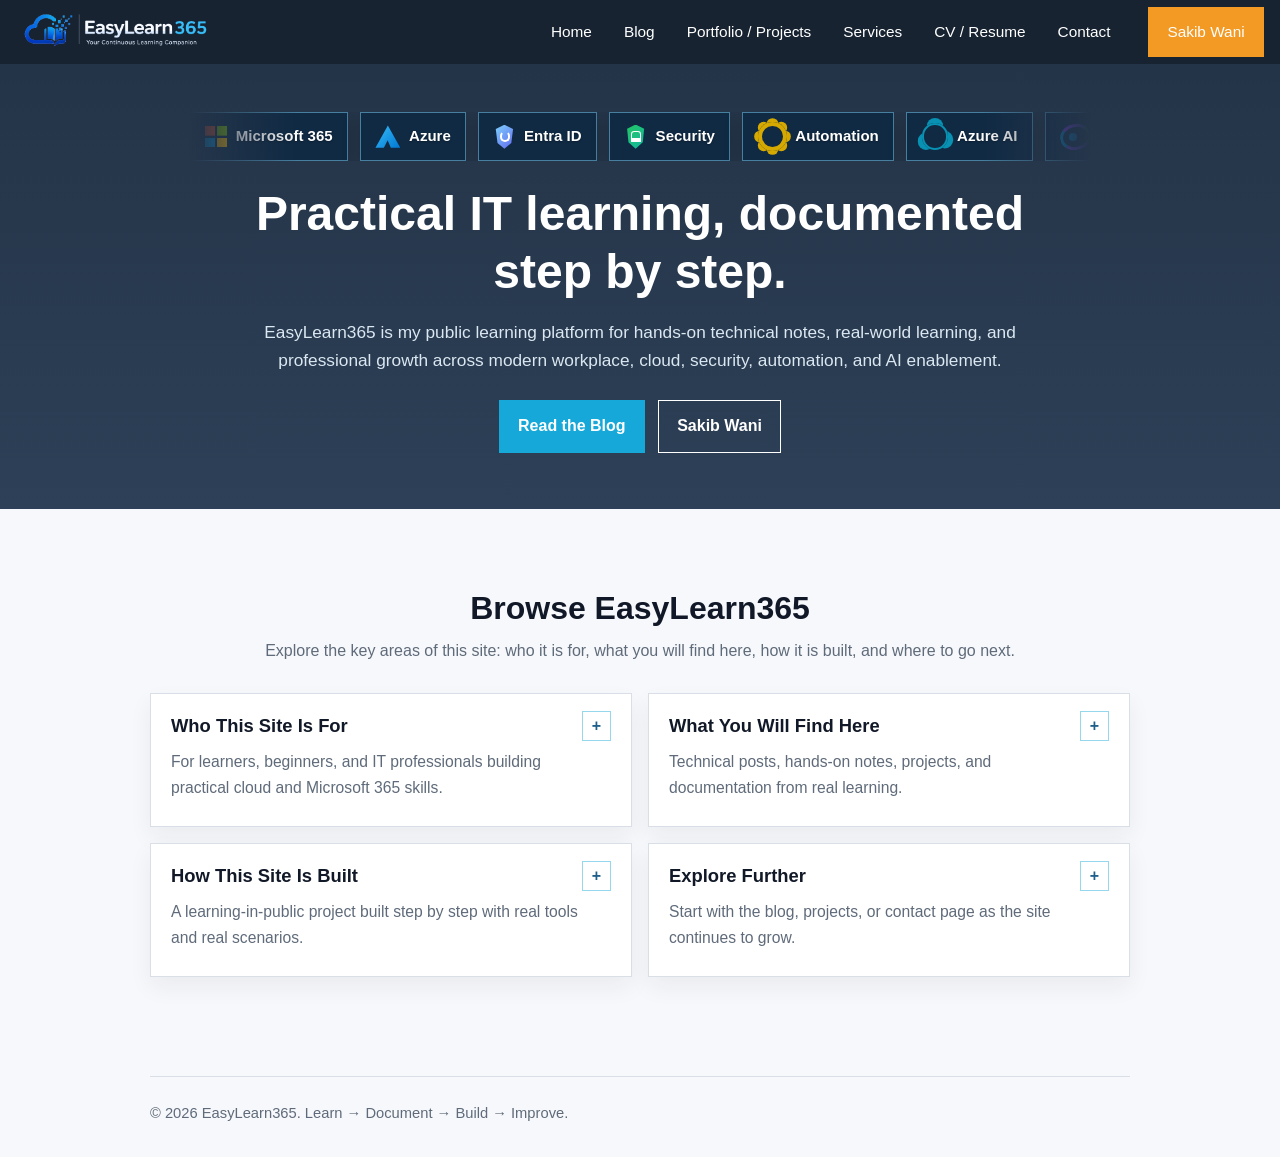
<file: index.html>
<!DOCTYPE html>
<html lang="en">
<head>
  <meta charset="UTF-8" />
  <meta name="viewport" content="width=device-width, initial-scale=1.0" />
  <link rel="stylesheet" href="assets/css/styles.css?v=20260815-5" />
  <title>EasyLearn365</title>
</head>
<body>
  <header>
    <div class="topbar">
      <a class="site-brand" href="./" aria-label="EasyLearn365 home">
        <img
          class="brand-logo"
          src="assets/images/easylearn365-brand-logo-header-light.png"
          alt="EasyLearn365 - Your Continuous Learning Companion"
        />
      </a>

      <nav>
        <a href="./">Home</a>
        <a href="blog/">Blog</a>
        <a href="projects/">Portfolio / Projects</a>
        <a href="services/">Services</a>
        <a href="cv/">CV / Resume</a>
        <a href="contact/">Contact</a>
        <a class="nav-profile" href="about/">Sakib Wani</a>
      </nav>
    </div>

    <section class="hero">
      <div class="hero-copy">
        <div class="logo-marquee" aria-label="Technology focus areas">
          <div class="logo-track">
            <span class="logo-group">
              <span class="logo-tile mark-microsoft"><span class="logo-label">Microsoft 365</span></span>
              <span class="logo-tile mark-azure"><span class="logo-label">Azure</span></span>
              <span class="logo-tile mark-identity"><span class="logo-label">Entra ID</span></span>
              <span class="logo-tile mark-security"><span class="logo-label">Security</span></span>
              <span class="logo-tile mark-automation"><span class="logo-label">Automation</span></span>
              <span class="logo-tile mark-ai"><span class="logo-label">Azure AI</span></span>
              <span class="logo-tile mark-copilot"><span class="logo-label">Copilot</span></span>
              <span class="logo-tile mark-devops"><span class="logo-label">DevOps</span></span>
              <span class="logo-tile mark-workplace"><span class="logo-label">Modern Workplace</span></span>
            </span>
            <span class="logo-group" aria-hidden="true">
              <span class="logo-tile mark-microsoft"><span class="logo-label">Microsoft 365</span></span>
              <span class="logo-tile mark-azure"><span class="logo-label">Azure</span></span>
              <span class="logo-tile mark-identity"><span class="logo-label">Entra ID</span></span>
              <span class="logo-tile mark-security"><span class="logo-label">Security</span></span>
              <span class="logo-tile mark-automation"><span class="logo-label">Automation</span></span>
              <span class="logo-tile mark-ai"><span class="logo-label">Azure AI</span></span>
              <span class="logo-tile mark-copilot"><span class="logo-label">Copilot</span></span>
              <span class="logo-tile mark-devops"><span class="logo-label">DevOps</span></span>
              <span class="logo-tile mark-workplace"><span class="logo-label">Modern Workplace</span></span>
            </span>
          </div>
        </div>
        <h1>Practical IT learning, documented step by step.</h1>
        <p>
          EasyLearn365 is my public learning platform for hands-on technical
          notes, real-world learning, and professional growth across modern
          workplace, cloud, security, automation, and AI enablement.
        </p>
        <div class="hero-actions" aria-label="Homepage primary links">
          <a class="button button-primary" href="blog/">Read the Blog</a>
          <a class="button button-secondary" href="about/">Sakib Wani</a>
        </div>
      </div>
    </section>
  </header>

  <main>
    <section class="browse-section" aria-labelledby="browse-title">
      <div class="section-intro">
        <h2 id="browse-title">Browse EasyLearn365</h2>
        <p>
          Explore the key areas of this site: who it is for, what you will find
          here, how it is built, and where to go next.
        </p>
      </div>

      <div class="browse-grid">
        <details class="browse-card">
          <summary>
            <span class="card-title">Who This Site Is For</span>
            <span class="card-summary">
              For learners, beginners, and IT professionals building practical
              cloud and Microsoft 365 skills.
            </span>
          </summary>
          <div class="card-content">
            <p>
              This site is for students, beginners, and IT professionals who
              want to learn cloud technologies, Microsoft 365, and real-world IT
              concepts in a practical, structured way.
            </p>
            <p>
              It is especially useful if you prefer learning by understanding
              how things are built, configured, and troubleshot, not just
              reading theory.
            </p>
          </div>
        </details>

        <details class="browse-card">
          <summary>
            <span class="card-title">What You Will Find Here</span>
            <span class="card-summary">
              Technical posts, hands-on notes, projects, and documentation from
              real learning.
            </span>
          </summary>
          <div class="card-content">
            <ul>
              <li>
                Technical blog posts documenting concepts, labs, and learnings
                in Microsoft 365, cloud, and IT fundamentals
              </li>
              <li>
                Hands-on projects and real-world examples explained step by step
              </li>
              <li>
                A growing portfolio of practical work and experiments
              </li>
              <li>
                Notes and documentation created while learning and building in
                public
              </li>
            </ul>
          </div>
        </details>

        <details class="browse-card">
          <summary>
            <span class="card-title">How This Site Is Built</span>
            <span class="card-summary">
              A learning-in-public project built step by step with real tools
              and real scenarios.
            </span>
          </summary>
          <div class="card-content">
            <p>
              EasyLearn365 is built as a learning-in-public project. Every part
              of this site, from the domain setup to hosting, version control,
              and content, is created step by step and documented along the way.
            </p>
            <p>
              Instead of showcasing only finished results, this site focuses on
              the process: how things are planned, built, fixed, and improved
              over time using real tools and real scenarios.
            </p>
          </div>
        </details>

        <details class="browse-card">
          <summary>
            <span class="card-title">Explore Further</span>
            <span class="card-summary">
              Start with the blog, projects, or contact page as the site
              continues to grow.
            </span>
          </summary>
          <div class="card-content">
            <p>
              If you are interested in practical learning and real-world
              documentation, feel free to explore the blog, projects, and notes
              shared on this site.
            </p>
            <p>
              You can also connect with me through the contact page as the site
              continues to grow and evolve.
            </p>
          </div>
        </details>
      </div>
    </section>
  </main>

  <footer>
    <p>&copy; 2026 EasyLearn365. Learn &rarr; Document &rarr; Build &rarr; Improve.</p>
  </footer>
</body>
</html>
</file>
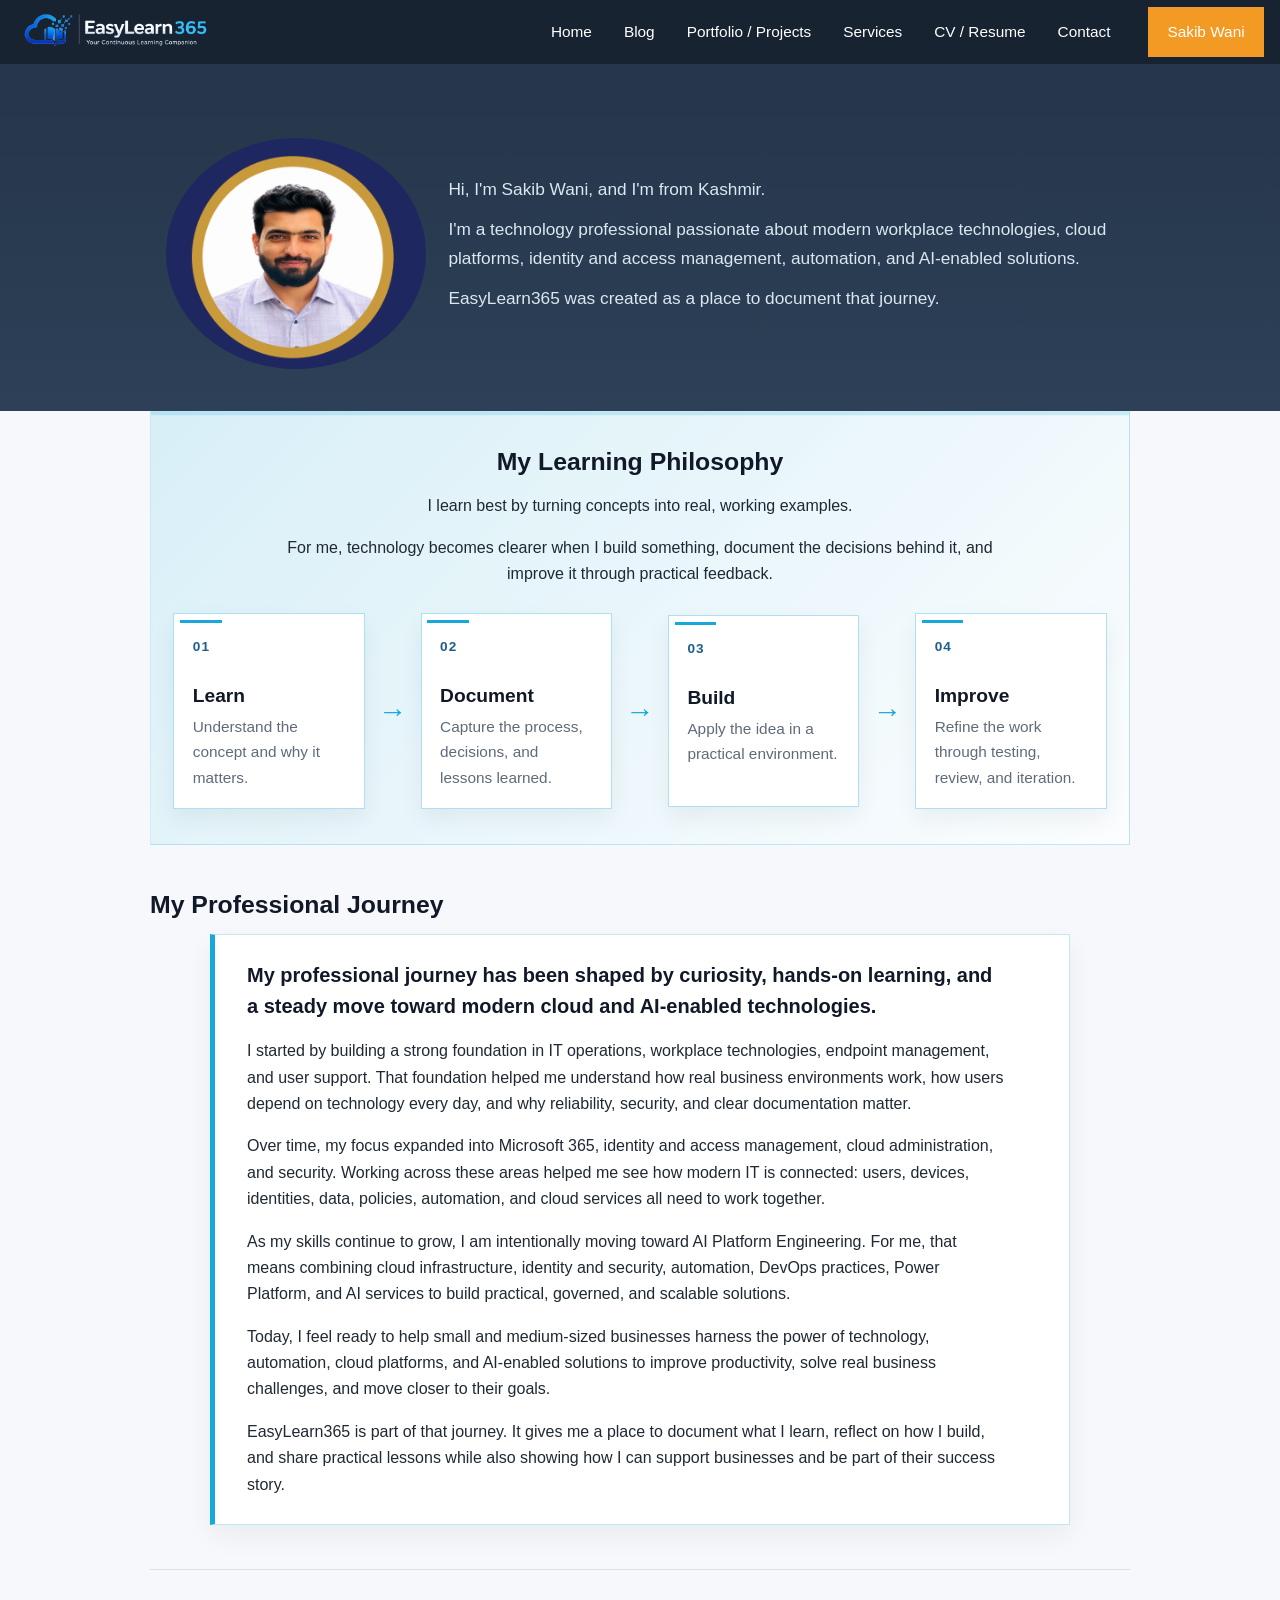
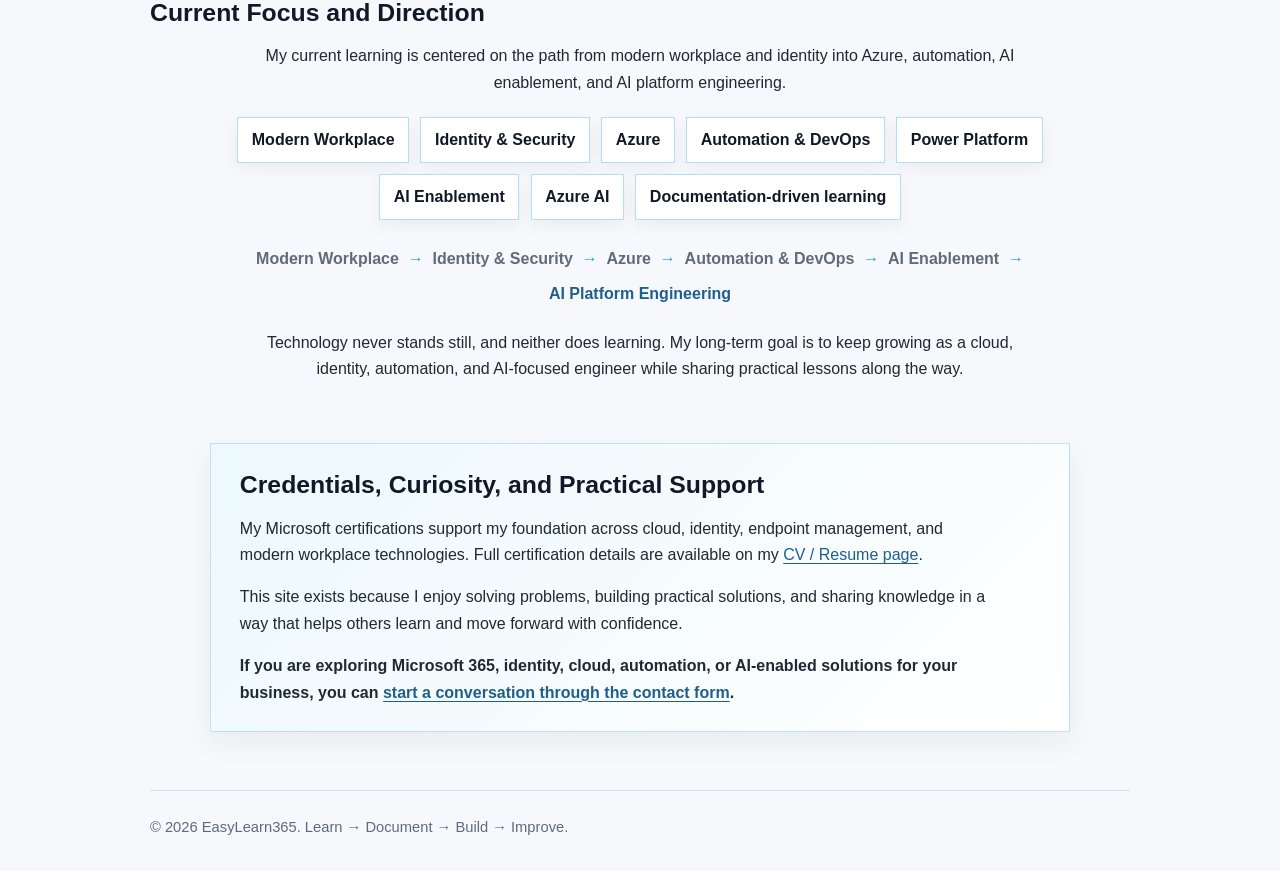
<file: about/index.html>
<!DOCTYPE html>
<html lang="en">
<head>
  <meta charset="UTF-8" />
  <meta name="viewport" content="width=device-width, initial-scale=1.0" />
  <link rel="stylesheet" href="../assets/css/styles.css?v=20260815-5" />
  <title>About Me | EasyLearn365</title>
</head>
<body>
  <header class="page-header">
    <div class="topbar">
      <a class="site-brand" href="../" aria-label="EasyLearn365 home">
        <img
          class="brand-logo"
          src="../assets/images/easylearn365-brand-logo-header-light.png"
          alt="EasyLearn365 - Your Continuous Learning Companion"
        />
      </a>

      <nav>
        <a href="../">Home</a>
        <a href="../blog/">Blog</a>
        <a href="../projects/">Portfolio / Projects</a>
        <a href="../services/">Services</a>
        <a href="../cv/">CV / Resume</a>
        <a href="../contact/">Contact</a>
        <a class="nav-profile" href="./">Sakib Wani</a>
      </nav>
    </div>

    <div class="about-hero">
      <img
        src="../assets/images/sakib-wani-profile.png"
        alt="Sakib Wani"
        width="260"
      />
      <div class="about-hero-copy">
        <p>
          Hi, I'm Sakib Wani, and I'm from Kashmir.
        </p>
        <p>
          I'm a technology professional passionate about modern workplace
          technologies, cloud platforms, identity and access management,
          automation, and AI-enabled solutions.
        </p>
        <p>
          EasyLearn365 was created as a place to document that journey.
        </p>
      </div>
    </div>
  </header>

  <main>
    <section class="learning-philosophy">
      <h2>My Learning Philosophy</h2>
      <p>
        I learn best by turning concepts into real, working examples.
      </p>
      <p>
        For me, technology becomes clearer when I build something, document the
        decisions behind it, and improve it through practical feedback.
      </p>

      <div class="learning-flow" aria-label="EasyLearn365 learning flow">
        <div class="learning-step">
          <span class="step-number">01</span>
          <h3>Learn</h3>
          <p>Understand the concept and why it matters.</p>
        </div>
        <span class="flow-arrow" aria-hidden="true">&rarr;</span>
        <div class="learning-step">
          <span class="step-number">02</span>
          <h3>Document</h3>
          <p>Capture the process, decisions, and lessons learned.</p>
        </div>
        <span class="flow-arrow" aria-hidden="true">&rarr;</span>
        <div class="learning-step">
          <span class="step-number">03</span>
          <h3>Build</h3>
          <p>Apply the idea in a practical environment.</p>
        </div>
        <span class="flow-arrow" aria-hidden="true">&rarr;</span>
        <div class="learning-step">
          <span class="step-number">04</span>
          <h3>Improve</h3>
          <p>Refine the work through testing, review, and iteration.</p>
        </div>
      </div>
    </section>

    <section class="professional-journey">
      <h2>My Professional Journey</h2>
      <div class="story-panel">
        <p class="story-lead">
          My professional journey has been shaped by curiosity, hands-on
          learning, and a steady move toward modern cloud and AI-enabled
          technologies.
        </p>
        <p>
          I started by building a strong foundation in IT operations, workplace
          technologies, endpoint management, and user support. That foundation
          helped me understand how real business environments work, how users
          depend on technology every day, and why reliability, security, and
          clear documentation matter.
        </p>
        <p>
          Over time, my focus expanded into Microsoft 365, identity and access
          management, cloud administration, and security. Working across these
          areas helped me see how modern IT is connected: users, devices,
          identities, data, policies, automation, and cloud services all need to
          work together.
        </p>
        <p>
          As my skills continue to grow, I am intentionally moving toward AI
          Platform Engineering. For me, that means combining cloud
          infrastructure, identity and security, automation, DevOps practices,
          Power Platform, and AI services to build practical, governed, and
          scalable solutions.
        </p>
        <p>
          Today, I feel ready to help small and medium-sized businesses harness
          the power of technology, automation, cloud platforms, and AI-enabled
          solutions to improve productivity, solve real business challenges,
          and move closer to their goals.
        </p>
        <p>
          EasyLearn365 is part of that journey. It gives me a place to document
          what I learn, reflect on how I build, and share practical lessons
          while also showing how I can support businesses and be part of their
          success story.
        </p>
      </div>
    </section>

    <section class="focus-direction">
      <h2>Current Focus and Direction</h2>
      <p>
        My current learning is centered on the path from modern workplace and
        identity into Azure, automation, AI enablement, and AI platform
        engineering.
      </p>

      <div class="focus-grid" aria-label="Current focus areas">
        <span>Modern Workplace</span>
        <span>Identity &amp; Security</span>
        <span>Azure</span>
        <span>Automation &amp; DevOps</span>
        <span>Power Platform</span>
        <span>AI Enablement</span>
        <span>Azure AI</span>
        <span>Documentation-driven learning</span>
      </div>

      <div class="direction-path" aria-label="Long-term direction">
        <span>Modern Workplace</span>
        <span>Identity &amp; Security</span>
        <span>Azure</span>
        <span>Automation &amp; DevOps</span>
        <span>AI Enablement</span>
        <strong>AI Platform Engineering</strong>
      </div>

      <p>
        Technology never stands still, and neither does learning. My long-term
        goal is to keep growing as a cloud, identity, automation, and AI-focused
        engineer while sharing practical lessons along the way.
      </p>
    </section>

    <section class="about-closing">
      <h2>Credentials, Curiosity, and Practical Support</h2>
      <p>
        My Microsoft certifications support my foundation across cloud,
        identity, endpoint management, and modern workplace technologies. Full
        certification details are available on my
        <a href="../cv/">CV / Resume page</a>.
      </p>
      <p>
        This site exists because I enjoy solving problems, building practical
        solutions, and sharing knowledge in a way that helps others learn and
        move forward with confidence.
      </p>
      <p>
        If you are exploring Microsoft 365, identity, cloud, automation, or
        AI-enabled solutions for your business, you can
        <a href="../contact/">start a conversation through the contact form</a>.
      </p>
    </section>
  </main>

  <footer>
    <p>&copy; 2026 EasyLearn365. Learn &rarr; Document &rarr; Build &rarr; Improve.</p>
  </footer>
</body>
</html>
</file>
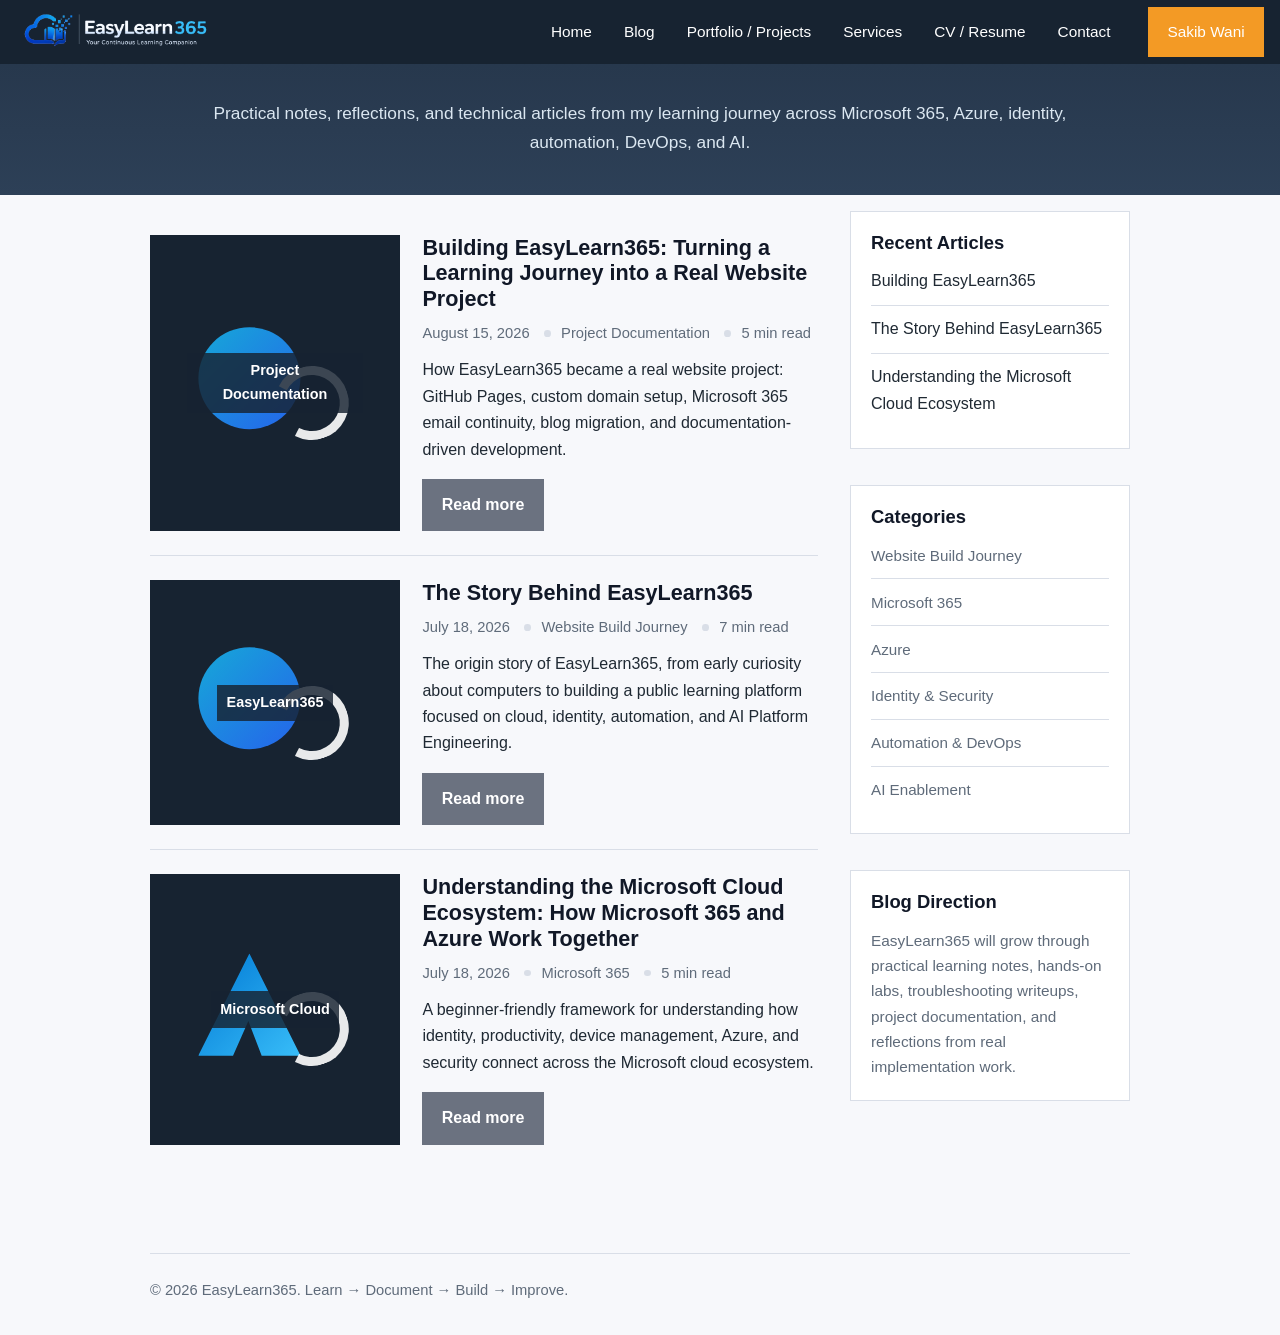
<file: blog/index.html>
<!DOCTYPE html>
<html lang="en">
<head>
  <meta charset="UTF-8" />
  <meta name="viewport" content="width=device-width, initial-scale=1.0" />
  <link rel="stylesheet" href="../assets/css/styles.css?v=20260815-5" />
  <title>Blog | EasyLearn365</title>
</head>
<body>
  <header class="page-header">
    <div class="topbar">
      <a class="site-brand" href="../" aria-label="EasyLearn365 home">
        <img
          class="brand-logo"
          src="../assets/images/easylearn365-brand-logo-header-light.png"
          alt="EasyLearn365 - Your Continuous Learning Companion"
        />
      </a>

      <nav>
        <a href="../">Home</a>
        <a href="./">Blog</a>
        <a href="../projects/">Portfolio / Projects</a>
        <a href="../services/">Services</a>
        <a href="../cv/">CV / Resume</a>
        <a href="../contact/">Contact</a>
        <a class="nav-profile" href="../about/">Sakib Wani</a>
      </nav>
    </div>

    <p class="blog-intro">
      Practical notes, reflections, and technical articles from my learning
      journey across Microsoft 365, Azure, identity, automation, DevOps, and AI.
    </p>
  </header>

  <main class="blog-page">
    <section class="blog-feed" aria-labelledby="latest-posts">
      <h2 id="latest-posts" class="sr-only">Latest Posts</h2>

      <article class="post-preview">
        <a class="post-thumb thumb-journey" href="building-easylearn365-real-website-project/" aria-label="Read Building EasyLearn365: Turning a Learning Journey into a Real Website Project">
          <span>Project Documentation</span>
        </a>
        <div class="post-summary">
          <h3><a href="building-easylearn365-real-website-project/">Building EasyLearn365: Turning a Learning Journey into a Real Website Project</a></h3>
          <p class="post-meta">
            <span>August 15, 2026</span>
            <span>Project Documentation</span>
            <span>5 min read</span>
          </p>
          <p>
            How EasyLearn365 became a real website project: GitHub Pages,
            custom domain setup, Microsoft 365 email continuity, blog migration,
            and documentation-driven development.
          </p>
          <a class="button button-muted" href="building-easylearn365-real-website-project/">Read more</a>
        </div>
      </article>

      <article class="post-preview">
        <a class="post-thumb thumb-journey" href="the-story-behind-easylearn365/" aria-label="Read The Story Behind EasyLearn365">
          <span>EasyLearn365</span>
        </a>
        <div class="post-summary">
          <h3><a href="the-story-behind-easylearn365/">The Story Behind EasyLearn365</a></h3>
          <p class="post-meta">
            <span>July 18, 2026</span>
            <span>Website Build Journey</span>
            <span>7 min read</span>
          </p>
          <p>
            The origin story of EasyLearn365, from early curiosity about
            computers to building a public learning platform focused on cloud,
            identity, automation, and AI Platform Engineering.
          </p>
          <a class="button button-muted" href="the-story-behind-easylearn365/">Read more</a>
        </div>
      </article>

      <article class="post-preview">
        <a class="post-thumb thumb-cloud" href="understanding-the-microsoft-cloud-ecosystem/" aria-label="Read Understanding the Microsoft Cloud Ecosystem">
          <span>Microsoft Cloud</span>
        </a>
        <div class="post-summary">
          <h3><a href="understanding-the-microsoft-cloud-ecosystem/">Understanding the Microsoft Cloud Ecosystem: How Microsoft 365 and Azure Work Together</a></h3>
          <p class="post-meta">
            <span>July 18, 2026</span>
            <span>Microsoft 365</span>
            <span>5 min read</span>
          </p>
          <p>
            A beginner-friendly framework for understanding how identity,
            productivity, device management, Azure, and security connect across
            the Microsoft cloud ecosystem.
          </p>
          <a class="button button-muted" href="understanding-the-microsoft-cloud-ecosystem/">Read more</a>
        </div>
      </article>
    </section>

    <aside class="blog-sidebar" aria-label="Blog sidebar">
      <section class="sidebar-panel">
        <h2>Recent Articles</h2>
        <ul class="sidebar-list">
          <li><a href="building-easylearn365-real-website-project/">Building EasyLearn365</a></li>
          <li><a href="the-story-behind-easylearn365/">The Story Behind EasyLearn365</a></li>
          <li><a href="understanding-the-microsoft-cloud-ecosystem/">Understanding the Microsoft Cloud Ecosystem</a></li>
        </ul>
      </section>

      <section class="sidebar-panel">
        <h2>Categories</h2>
        <ul class="tag-list">
          <li>Website Build Journey</li>
          <li>Microsoft 365</li>
          <li>Azure</li>
          <li>Identity & Security</li>
          <li>Automation & DevOps</li>
          <li>AI Enablement</li>
        </ul>
      </section>

      <section class="sidebar-panel">
        <h2>Blog Direction</h2>
        <p>
          EasyLearn365 will grow through practical learning notes, hands-on
          labs, troubleshooting writeups, project documentation, and reflections
          from real implementation work.
        </p>
      </section>
    </aside>
  </main>

  <footer>
    <p>&copy; 2026 EasyLearn365. Learn &rarr; Document &rarr; Build &rarr; Improve.</p>
  </footer>
</body>
</html>
</file>
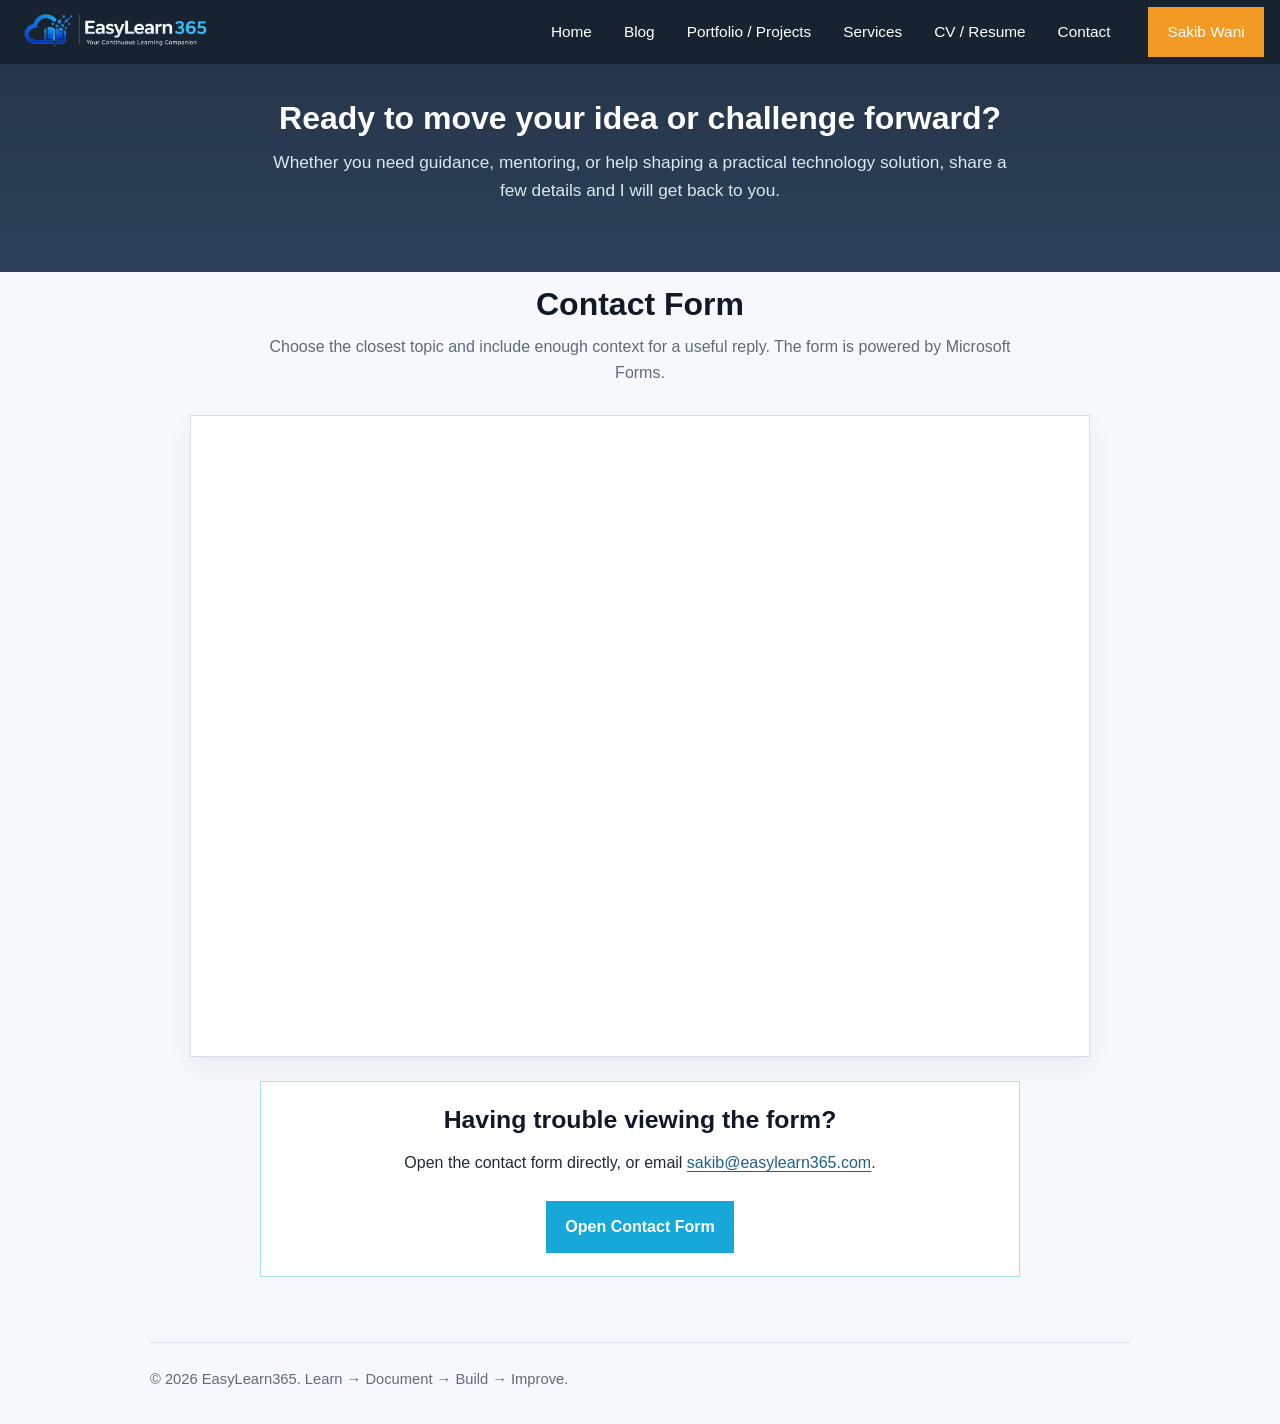
<file: contact/index.html>
<!DOCTYPE html>
<html lang="en">
<head>
  <meta charset="UTF-8" />
  <meta name="viewport" content="width=device-width, initial-scale=1.0" />
  <link rel="stylesheet" href="../assets/css/styles.css?v=20260815-5" />
  <title>Contact | EasyLearn365</title>
</head>
<body>
  <header class="page-header">
    <div class="topbar">
      <a class="site-brand" href="../" aria-label="EasyLearn365 home">
        <img
          class="brand-logo"
          src="../assets/images/easylearn365-brand-logo-header-light.png"
          alt="EasyLearn365 - Your Continuous Learning Companion"
        />
      </a>

      <nav>
        <a href="../">Home</a>
        <a href="../blog/">Blog</a>
        <a href="../projects/">Portfolio / Projects</a>
        <a href="../services/">Services</a>
        <a href="../cv/">CV / Resume</a>
        <a href="./">Contact</a>
        <a class="nav-profile" href="../about/">Sakib Wani</a>
      </nav>
    </div>

    <div class="section-intro contact-pitch">
      <h1 class="sr-only">Contact</h1>
      <h2>Ready to move your idea or challenge forward?</h2>
      <p>
        Whether you need guidance, mentoring, or help shaping a practical
        technology solution, share a few details and I will get back to you.
      </p>
    </div>
  </header>

  <main class="contact-page">
    <section class="contact-panel" aria-labelledby="contact-form-title">
      <div class="section-intro">
        <h2 id="contact-form-title">Contact Form</h2>
        <p>
          Choose the closest topic and include enough context for a useful
          reply. The form is powered by Microsoft Forms.
        </p>
      </div>

      <div class="forms-embed">
        <iframe
          title="Contact EasyLearn365 Microsoft Form"
          src="https://forms.cloud.microsoft/Pages/ResponsePage.aspx?id=LboJ872FtE-rWVxL9p3v95WpBZxucZZKnsJqeRG0f4lUOTBLVUJQNTVNNEtCNVU4S0VTUEVVMUlVMS4u&amp;embed=true"
          frameborder="0"
          marginwidth="0"
          marginheight="0"
          allowfullscreen
          webkitallowfullscreen
          mozallowfullscreen
          msallowfullscreen
        ></iframe>
      </div>
    </section>

    <section class="availability-panel">
      <h2>Having trouble viewing the form?</h2>
      <p>
        Open the contact form directly, or email
        <a href="mailto:sakib@easylearn365.com">sakib@easylearn365.com</a>.
      </p>
      <a
        class="button button-primary"
        href="https://forms.cloud.microsoft/Pages/ResponsePage.aspx?id=LboJ872FtE-rWVxL9p3v95WpBZxucZZKnsJqeRG0f4lUOTBLVUJQNTVNNEtCNVU4S0VTUEVVMUlVMS4u"
      >
        Open Contact Form
      </a>
    </section>
  </main>

  <footer>
    <p>&copy; 2026 EasyLearn365. Learn &rarr; Document &rarr; Build &rarr; Improve.</p>
  </footer>
</body>
</html>
</file>
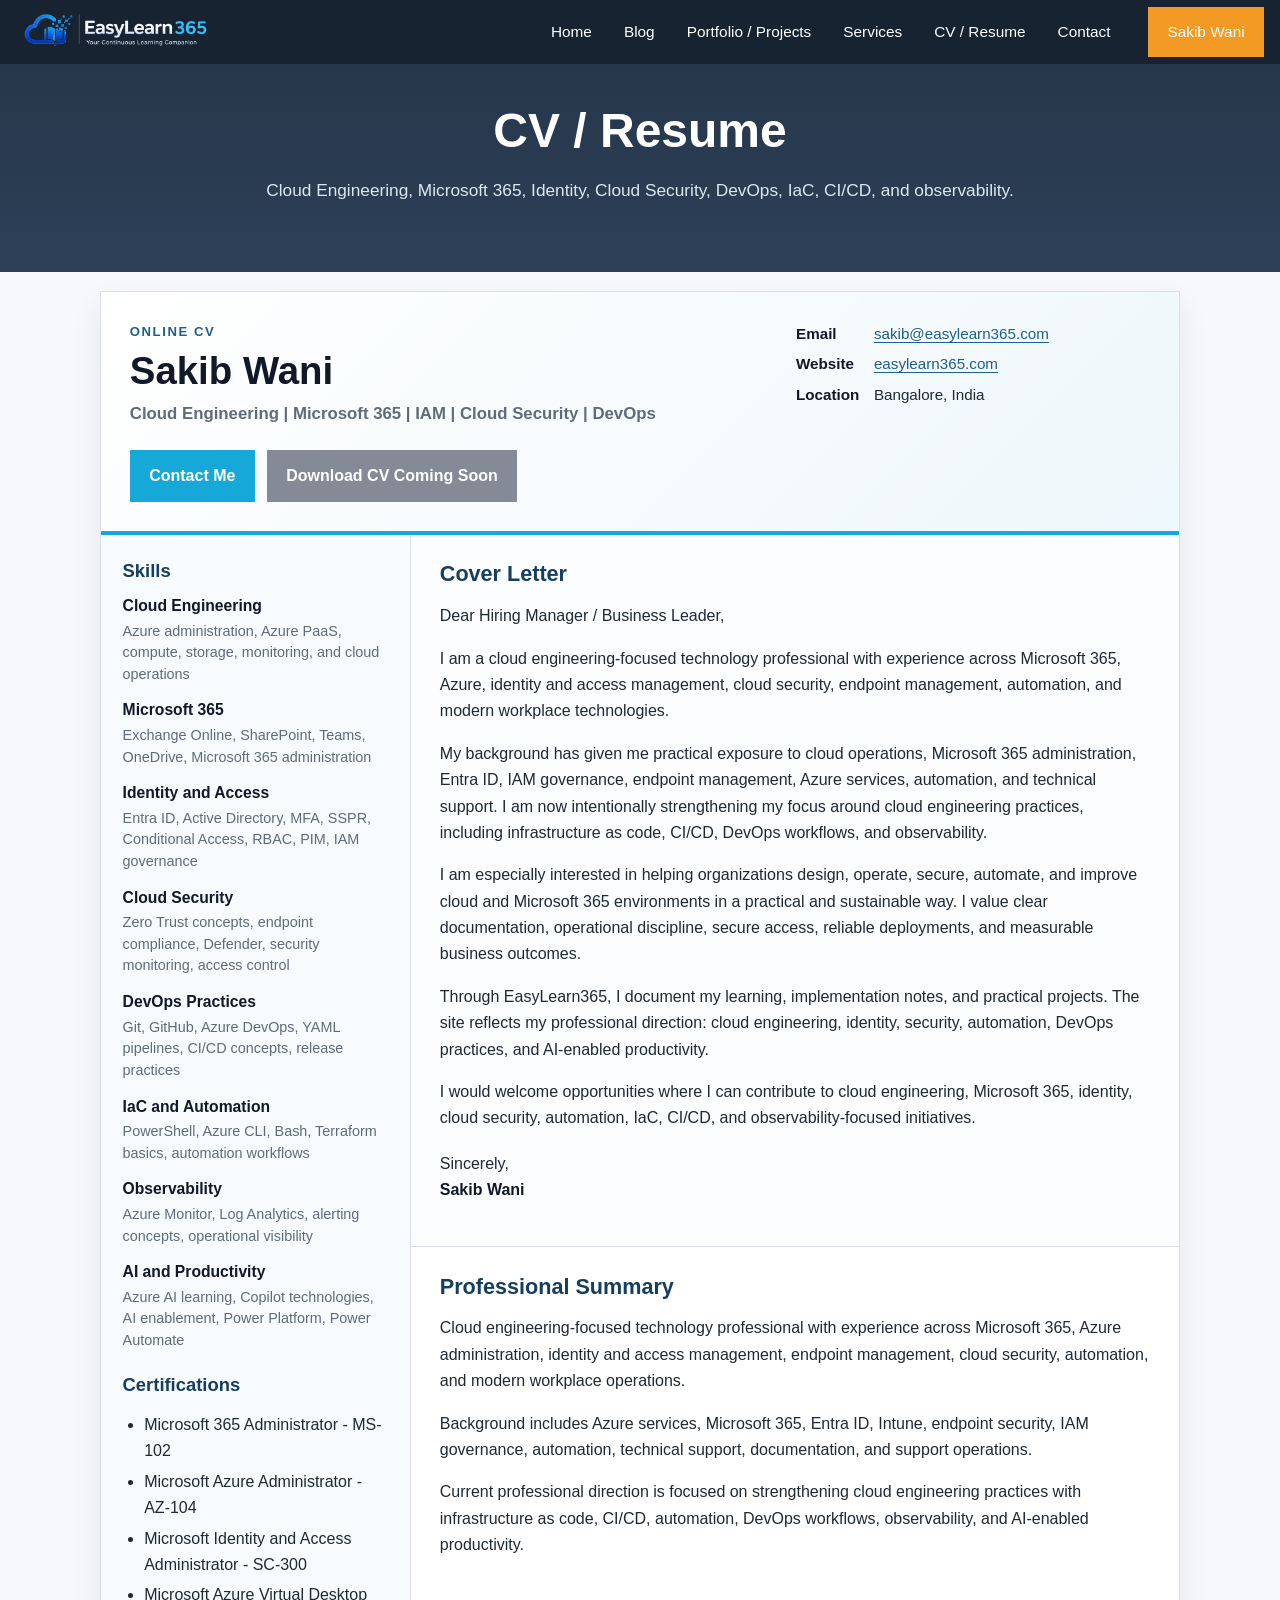
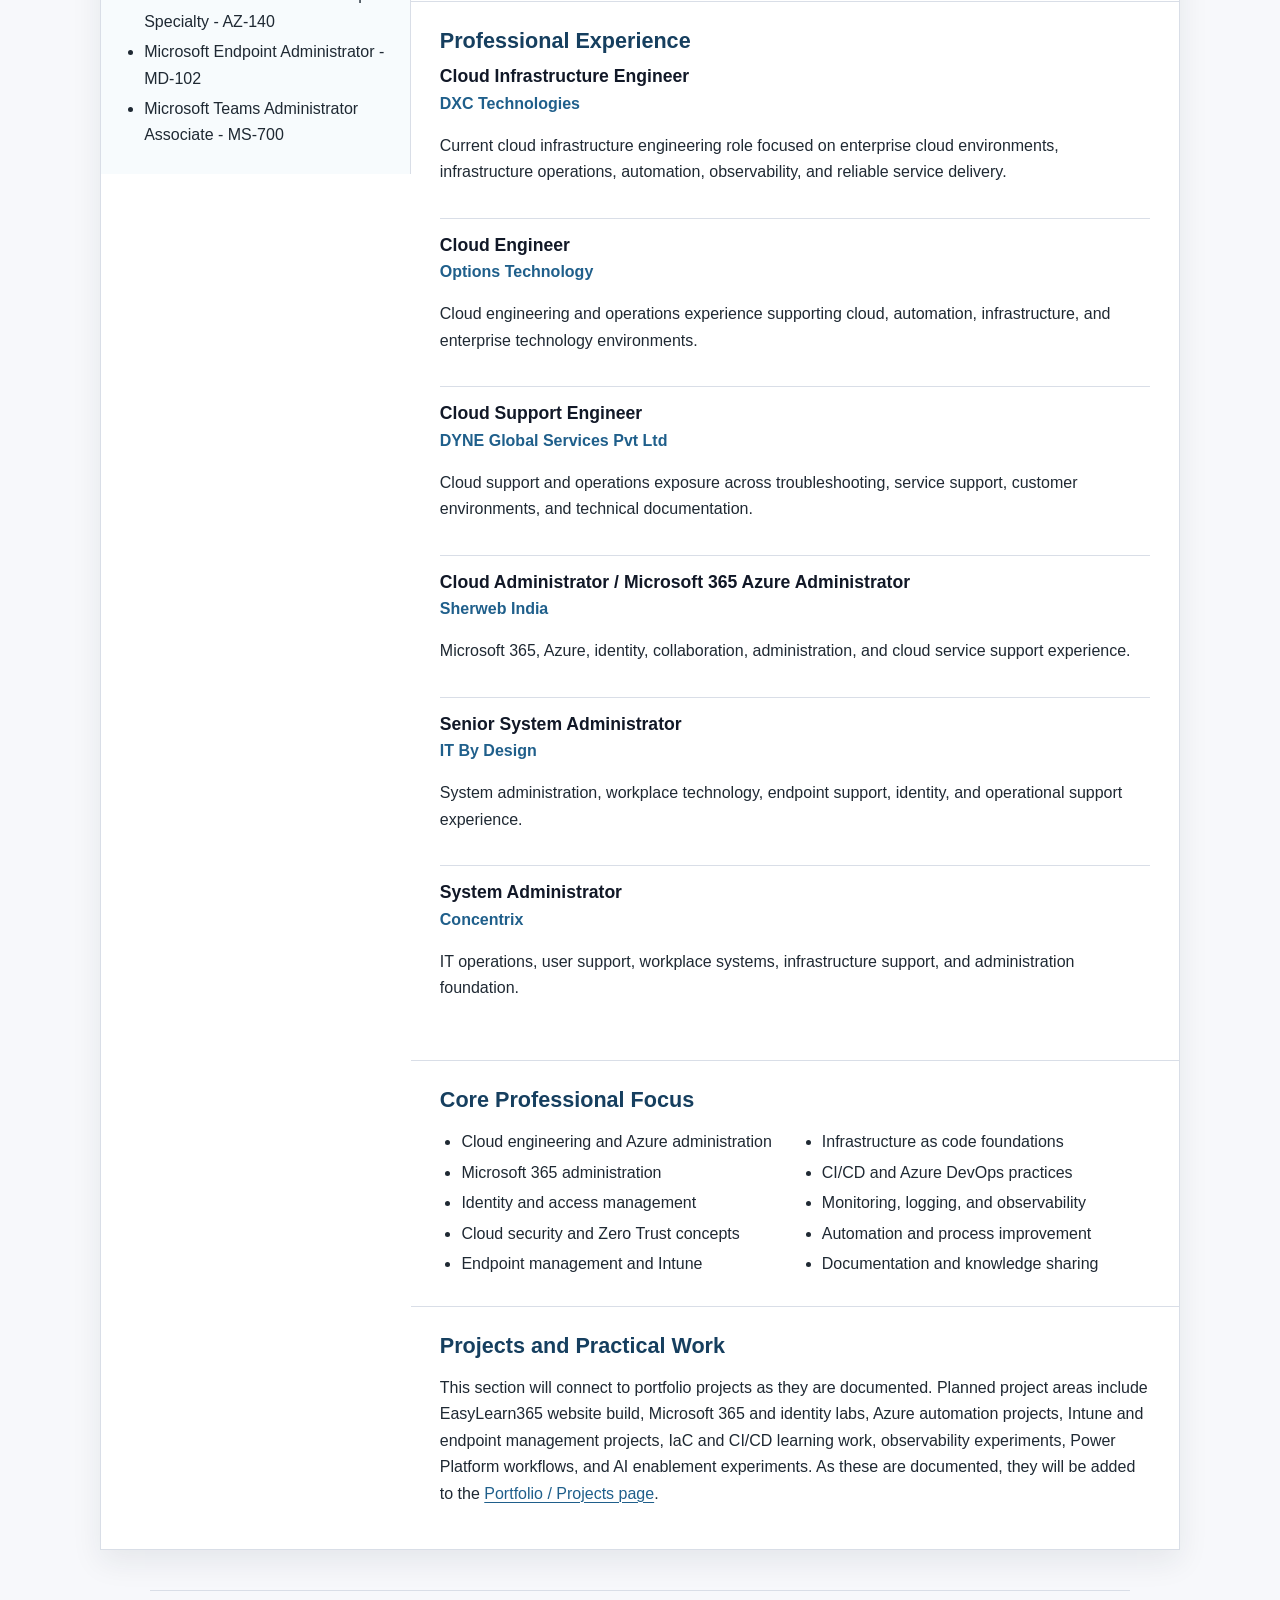
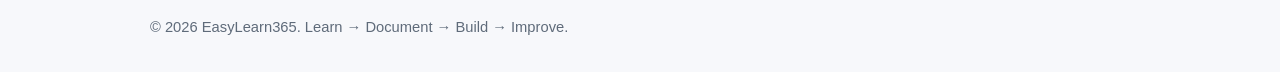
<file: cv/index.html>
<!DOCTYPE html>
<html lang="en">
<head>
  <meta charset="UTF-8" />
  <meta name="viewport" content="width=device-width, initial-scale=1.0" />
  <link rel="stylesheet" href="../assets/css/styles.css?v=20260815-7" />
  <title>CV / Resume | EasyLearn365</title>
</head>
<body>
  <header class="page-header">
    <div class="topbar">
      <a class="site-brand" href="../" aria-label="EasyLearn365 home">
        <img
          class="brand-logo"
          src="../assets/images/easylearn365-brand-logo-header-light.png"
          alt="EasyLearn365 - Your Continuous Learning Companion"
        />
      </a>

      <nav>
        <a href="../">Home</a>
        <a href="../blog/">Blog</a>
        <a href="../projects/">Portfolio / Projects</a>
        <a href="../services/">Services</a>
        <a href="./">CV / Resume</a>
        <a href="../contact/">Contact</a>
        <a class="nav-profile" href="../about/">Sakib Wani</a>
      </nav>
    </div>

    <div class="section-intro">
      <h1>CV / Resume</h1>
      <p>
        Cloud Engineering, Microsoft 365, Identity, Cloud Security, DevOps,
        IaC, CI/CD, and observability.
      </p>
    </div>
  </header>

  <main class="cv-page">
    <article class="cv-document">
      <section class="cv-profile" aria-labelledby="cv-name">
        <div>
          <p class="cv-label">Online CV</p>
          <h2 id="cv-name">Sakib Wani</h2>
          <p class="cv-role">
            Cloud Engineering | Microsoft 365 | IAM | Cloud Security | DevOps
          </p>
        </div>

        <ul class="cv-contact-list">
          <li><strong>Email</strong> <a href="mailto:sakib@easylearn365.com">sakib@easylearn365.com</a></li>
          <li><strong>Website</strong> <a href="https://easylearn365.com">easylearn365.com</a></li>
          <li><strong>Location</strong> Bangalore, India</li>
        </ul>

        <div class="cv-actions">
          <a class="button button-primary" href="../contact/">Contact Me</a>
          <span class="button button-muted button-disabled">Download CV Coming Soon</span>
        </div>
      </section>

      <div class="cv-layout">
        <aside class="cv-sidebar" aria-label="CV skills and credentials">
          <section>
            <h2>Skills</h2>
            <h3>Cloud Engineering</h3>
            <p>Azure administration, Azure PaaS, compute, storage, monitoring, and cloud operations</p>

            <h3>Microsoft 365</h3>
            <p>Exchange Online, SharePoint, Teams, OneDrive, Microsoft 365 administration</p>

            <h3>Identity and Access</h3>
            <p>Entra ID, Active Directory, MFA, SSPR, Conditional Access, RBAC, PIM, IAM governance</p>

            <h3>Cloud Security</h3>
            <p>Zero Trust concepts, endpoint compliance, Defender, security monitoring, access control</p>

            <h3>DevOps Practices</h3>
            <p>Git, GitHub, Azure DevOps, YAML pipelines, CI/CD concepts, release practices</p>

            <h3>IaC and Automation</h3>
            <p>PowerShell, Azure CLI, Bash, Terraform basics, automation workflows</p>

            <h3>Observability</h3>
            <p>Azure Monitor, Log Analytics, alerting concepts, operational visibility</p>

            <h3>AI and Productivity</h3>
            <p>Azure AI learning, Copilot technologies, AI enablement, Power Platform, Power Automate</p>
          </section>

          <section>
            <h2>Certifications</h2>
            <ul class="cv-list">
              <li>Microsoft 365 Administrator - MS-102</li>
              <li>Microsoft Azure Administrator - AZ-104</li>
              <li>Microsoft Identity and Access Administrator - SC-300</li>
              <li>Microsoft Azure Virtual Desktop Specialty - AZ-140</li>
              <li>Microsoft Endpoint Administrator - MD-102</li>
              <li>Microsoft Teams Administrator Associate - MS-700</li>
            </ul>
          </section>
        </aside>

        <div class="cv-main">
          <section class="cv-section cover-letter" aria-labelledby="cover-letter-title">
            <h2 id="cover-letter-title">Cover Letter</h2>
            <p>Dear Hiring Manager / Business Leader,</p>
            <p>
              I am a cloud engineering-focused technology professional with
              experience across Microsoft 365, Azure, identity and access
              management, cloud security, endpoint management, automation, and
              modern workplace technologies.
            </p>
            <p>
              My background has given me practical exposure to cloud operations,
              Microsoft 365 administration, Entra ID, IAM governance, endpoint
              management, Azure services, automation, and technical support. I
              am now intentionally strengthening my focus around cloud
              engineering practices, including infrastructure as code, CI/CD,
              DevOps workflows, and observability.
            </p>
            <p>
              I am especially interested in helping organizations design,
              operate, secure, automate, and improve cloud and Microsoft 365
              environments in a practical and sustainable way. I value clear
              documentation, operational discipline, secure access, reliable
              deployments, and measurable business outcomes.
            </p>
            <p>
              Through EasyLearn365, I document my learning, implementation
              notes, and practical projects. The site reflects my professional
              direction: cloud engineering, identity, security, automation,
              DevOps practices, and AI-enabled productivity.
            </p>
            <p>
              I would welcome opportunities where I can contribute to cloud
              engineering, Microsoft 365, identity, cloud security, automation,
              IaC, CI/CD, and observability-focused initiatives.
            </p>
            <p class="letter-signoff">
              Sincerely,<br />
              <strong>Sakib Wani</strong>
            </p>
          </section>

          <section class="cv-section" aria-labelledby="summary-title">
            <h2 id="summary-title">Professional Summary</h2>
            <p>
              Cloud engineering-focused technology professional with experience
              across Microsoft 365, Azure administration, identity and access
              management, endpoint management, cloud security, automation, and
              modern workplace operations.
            </p>
            <p>
              Background includes Azure services, Microsoft 365, Entra ID,
              Intune, endpoint security, IAM governance, automation, technical
              support, documentation, and support operations.
            </p>
            <p>
              Current professional direction is focused on strengthening cloud
              engineering practices with infrastructure as code, CI/CD,
              automation, DevOps workflows, observability, and AI-enabled
              productivity.
            </p>
          </section>

          <section class="cv-section" aria-labelledby="experience-title">
            <h2 id="experience-title">Professional Experience</h2>
            <div class="experience-item">
              <h3>Cloud Infrastructure Engineer</h3>
              <p class="experience-org">DXC Technologies</p>
              <p>
                Current cloud infrastructure engineering role focused on
                enterprise cloud environments, infrastructure operations,
                automation, observability, and reliable service delivery.
              </p>
            </div>
            <div class="experience-item">
              <h3>Cloud Engineer</h3>
              <p class="experience-org">Options Technology</p>
              <p>
                Cloud engineering and operations experience supporting cloud,
                automation, infrastructure, and enterprise technology
                environments.
              </p>
            </div>
            <div class="experience-item">
              <h3>Cloud Support Engineer</h3>
              <p class="experience-org">DYNE Global Services Pvt Ltd</p>
              <p>
                Cloud support and operations exposure across troubleshooting,
                service support, customer environments, and technical
                documentation.
              </p>
            </div>
            <div class="experience-item">
              <h3>Cloud Administrator / Microsoft 365 Azure Administrator</h3>
              <p class="experience-org">Sherweb India</p>
              <p>
                Microsoft 365, Azure, identity, collaboration, administration,
                and cloud service support experience.
              </p>
            </div>
            <div class="experience-item">
              <h3>Senior System Administrator</h3>
              <p class="experience-org">IT By Design</p>
              <p>
                System administration, workplace technology, endpoint support,
                identity, and operational support experience.
              </p>
            </div>
            <div class="experience-item">
              <h3>System Administrator</h3>
              <p class="experience-org">Concentrix</p>
              <p>
                IT operations, user support, workplace systems, infrastructure
                support, and administration foundation.
              </p>
            </div>
          </section>

          <section class="cv-section" aria-labelledby="focus-title">
            <h2 id="focus-title">Core Professional Focus</h2>
            <ul class="cv-list cv-columns">
              <li>Cloud engineering and Azure administration</li>
              <li>Microsoft 365 administration</li>
              <li>Identity and access management</li>
              <li>Cloud security and Zero Trust concepts</li>
              <li>Endpoint management and Intune</li>
              <li>Infrastructure as code foundations</li>
              <li>CI/CD and Azure DevOps practices</li>
              <li>Monitoring, logging, and observability</li>
              <li>Automation and process improvement</li>
              <li>Documentation and knowledge sharing</li>
            </ul>
          </section>

          <section class="cv-section" aria-labelledby="projects-title">
            <h2 id="projects-title">Projects and Practical Work</h2>
            <p>
              This section will connect to portfolio projects as they are
              documented. Planned project areas include EasyLearn365 website
              build, Microsoft 365 and identity labs, Azure automation projects,
              Intune and endpoint management projects, IaC and CI/CD learning
              work, observability experiments, Power Platform workflows, and AI
              enablement experiments. As these are documented, they will be
              added to the <a href="../projects/">Portfolio / Projects page</a>.
            </p>
          </section>
        </div>
      </div>
    </article>
  </main>

  <footer>
    <p>&copy; 2026 EasyLearn365. Learn &rarr; Document &rarr; Build &rarr; Improve.</p>
  </footer>
</body>
</html>
</file>
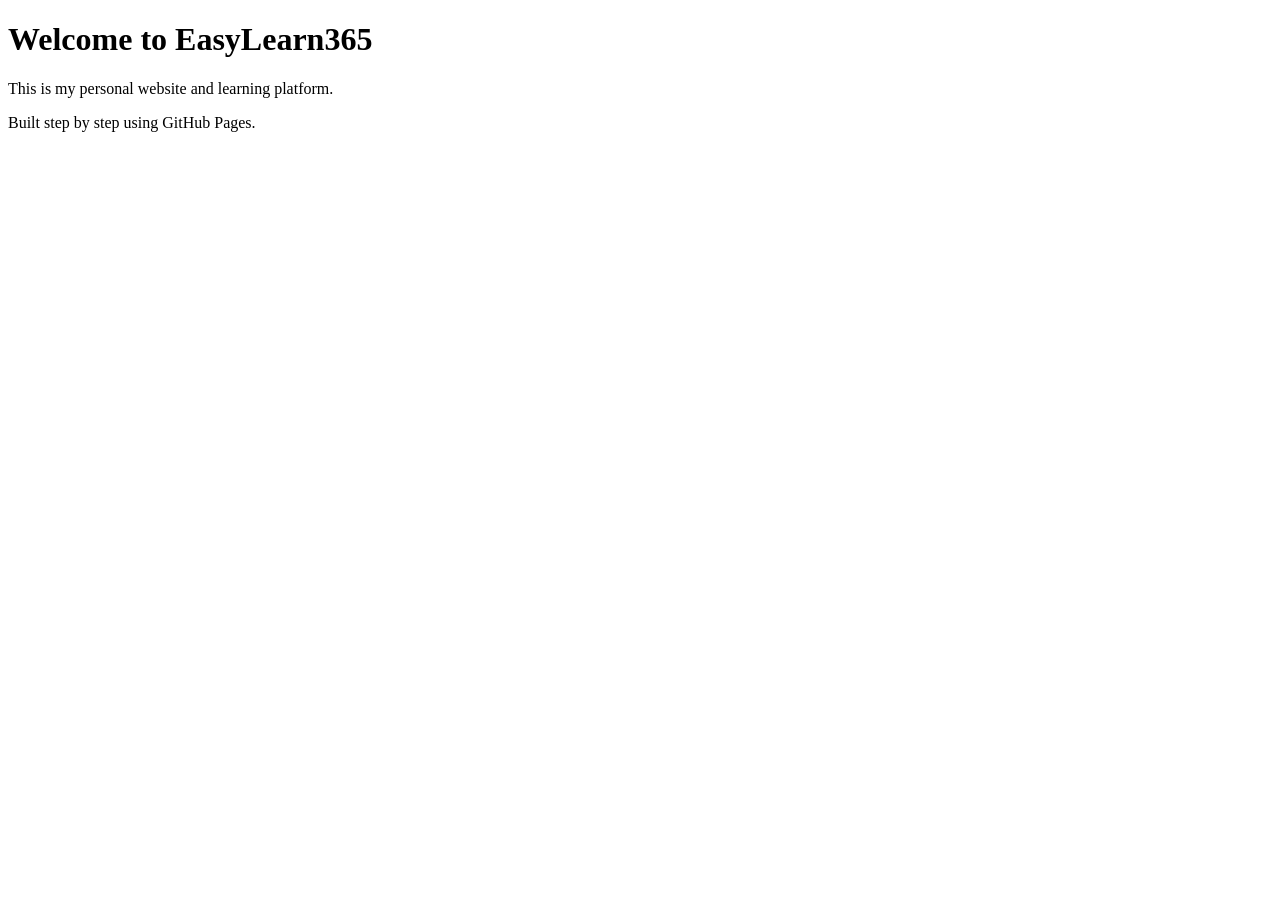
<file: docs/index.html>
<!DOCTYPE html>
<html lang="en">
<head>
  <meta charset="UTF-8" />
  <meta name="viewport" content="width=device-width, initial-scale=1.0" />
  <title>EasyLearn365</title>
</head>
<body>
  <h1>Welcome to EasyLearn365</h1>
  <p>
    This is my personal website and learning platform.
  </p>
  <p>
    Built step by step using GitHub Pages.
  </p>
</body>
</html>
</file>
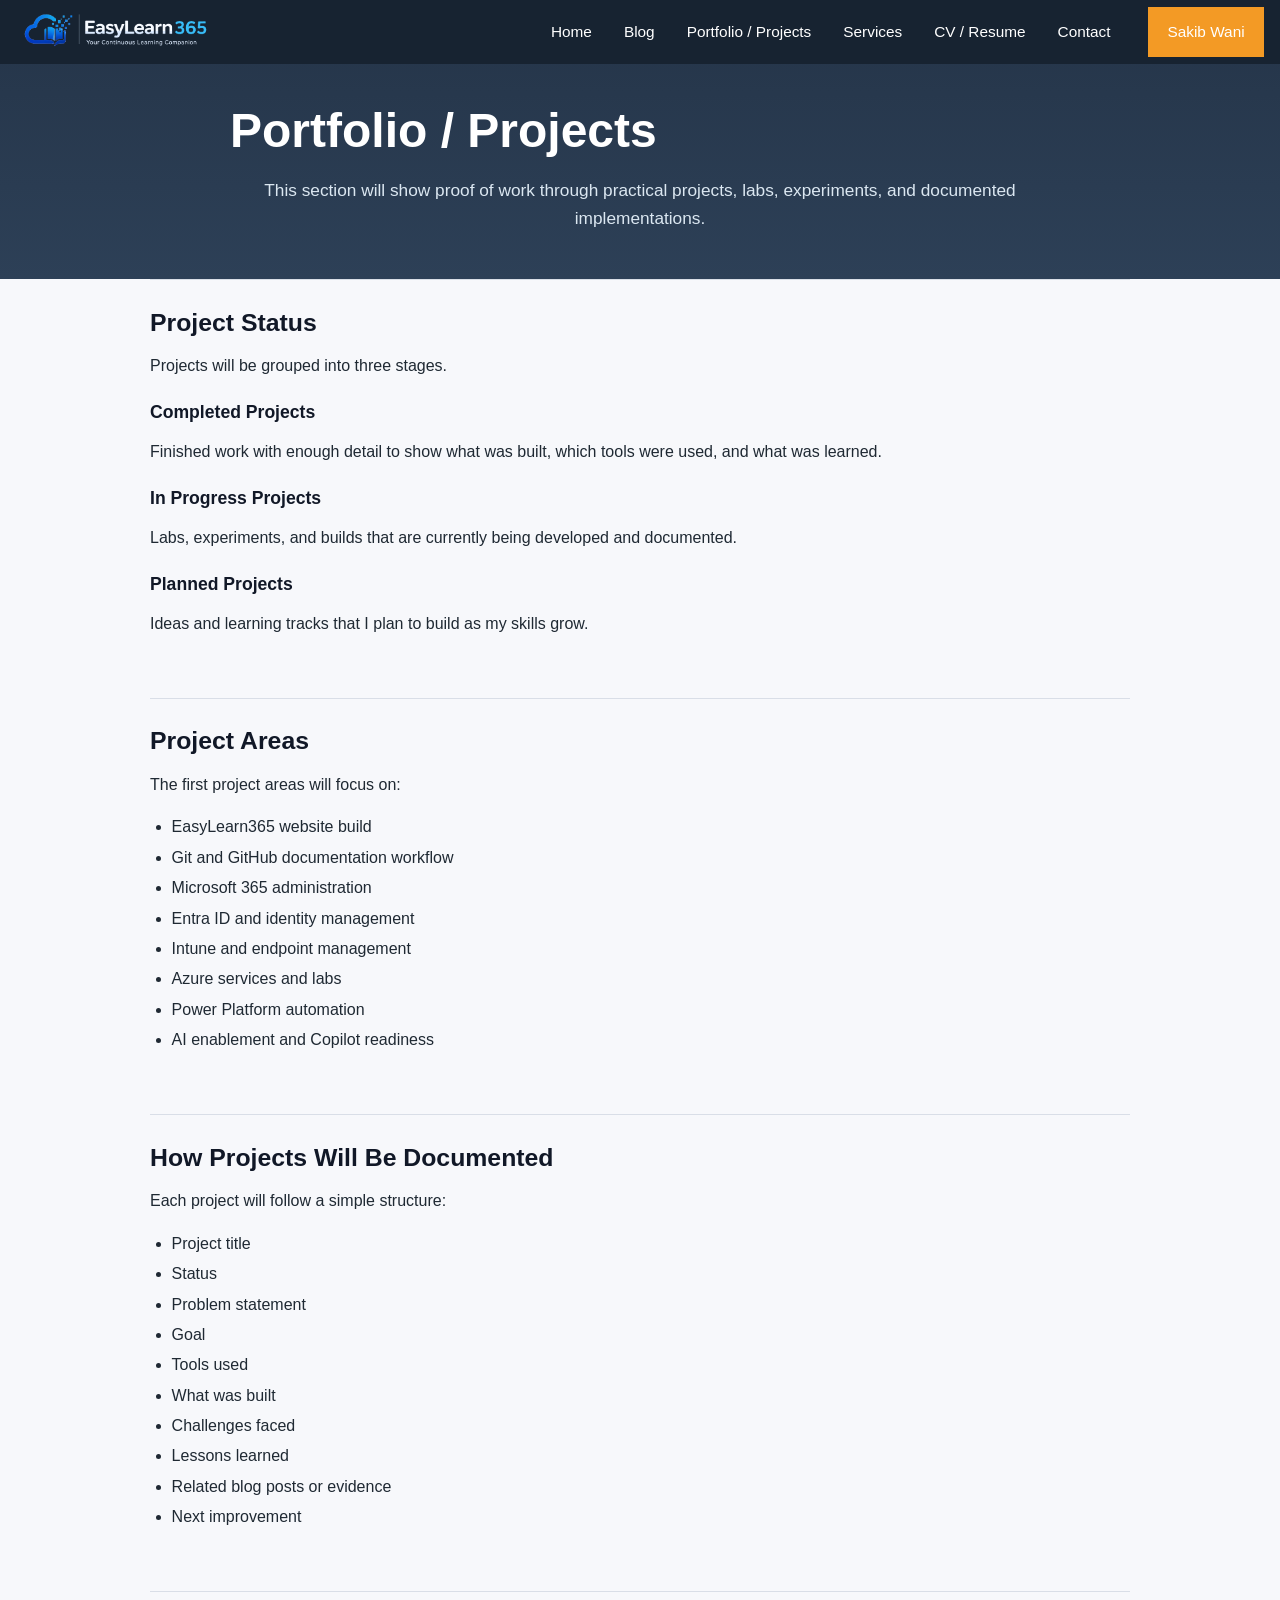
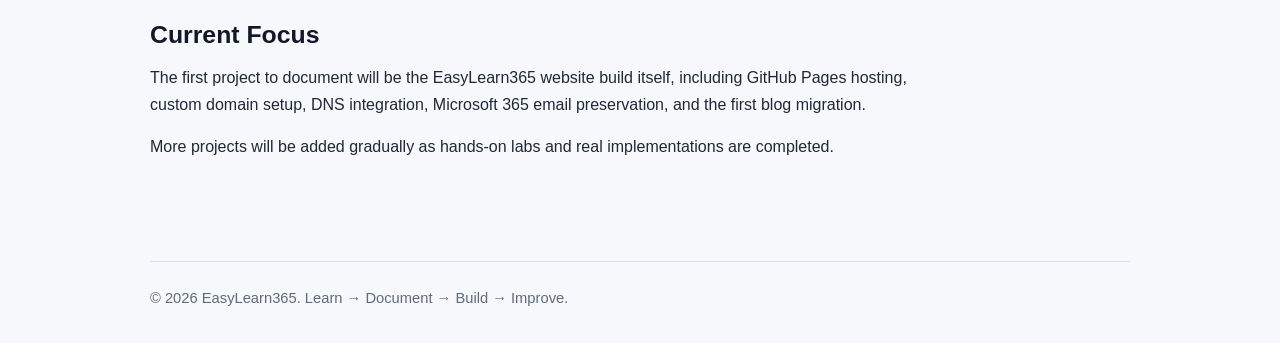
<file: projects/index.html>
<!DOCTYPE html>
<html lang="en">
<head>
  <meta charset="UTF-8" />
  <meta name="viewport" content="width=device-width, initial-scale=1.0" />
  <link rel="stylesheet" href="../assets/css/styles.css?v=20260815-5" />
  <title>Portfolio / Projects | EasyLearn365</title>
</head>
<body>
  <header class="page-header">
    <div class="topbar">
      <a class="site-brand" href="../" aria-label="EasyLearn365 home">
        <img
          class="brand-logo"
          src="../assets/images/easylearn365-brand-logo-header-light.png"
          alt="EasyLearn365 - Your Continuous Learning Companion"
        />
      </a>

      <nav>
        <a href="../">Home</a>
        <a href="../blog/">Blog</a>
        <a href="./">Portfolio / Projects</a>
        <a href="../services/">Services</a>
        <a href="../cv/">CV / Resume</a>
        <a href="../contact/">Contact</a>
        <a class="nav-profile" href="../about/">Sakib Wani</a>
      </nav>
    </div>

    <h1>Portfolio / Projects</h1>
    <p class="page-intro">
      This section will show proof of work through practical projects, labs,
      experiments, and documented implementations.
    </p>
  </header>

  <main>
    <section>
      <h2>Project Status</h2>
      <p>
        Projects will be grouped into three stages.
      </p>

      <h3>Completed Projects</h3>
      <p>
        Finished work with enough detail to show what was built, which tools
        were used, and what was learned.
      </p>

      <h3>In Progress Projects</h3>
      <p>
        Labs, experiments, and builds that are currently being developed and
        documented.
      </p>

      <h3>Planned Projects</h3>
      <p>
        Ideas and learning tracks that I plan to build as my skills grow.
      </p>
    </section>

    <section>
      <h2>Project Areas</h2>
      <p>The first project areas will focus on:</p>
      <ul>
        <li>EasyLearn365 website build</li>
        <li>Git and GitHub documentation workflow</li>
        <li>Microsoft 365 administration</li>
        <li>Entra ID and identity management</li>
        <li>Intune and endpoint management</li>
        <li>Azure services and labs</li>
        <li>Power Platform automation</li>
        <li>AI enablement and Copilot readiness</li>
      </ul>
    </section>

    <section>
      <h2>How Projects Will Be Documented</h2>
      <p>Each project will follow a simple structure:</p>
      <ul>
        <li>Project title</li>
        <li>Status</li>
        <li>Problem statement</li>
        <li>Goal</li>
        <li>Tools used</li>
        <li>What was built</li>
        <li>Challenges faced</li>
        <li>Lessons learned</li>
        <li>Related blog posts or evidence</li>
        <li>Next improvement</li>
      </ul>
    </section>

    <section>
      <h2>Current Focus</h2>
      <p>
        The first project to document will be the EasyLearn365 website build
        itself, including GitHub Pages hosting, custom domain setup, DNS
        integration, Microsoft 365 email preservation, and the first blog
        migration.
      </p>
      <p>
        More projects will be added gradually as hands-on labs and real
        implementations are completed.
      </p>
    </section>
  </main>

  <footer>
    <p>&copy; 2026 EasyLearn365. Learn &rarr; Document &rarr; Build &rarr; Improve.</p>
  </footer>
</body>
</html>
</file>
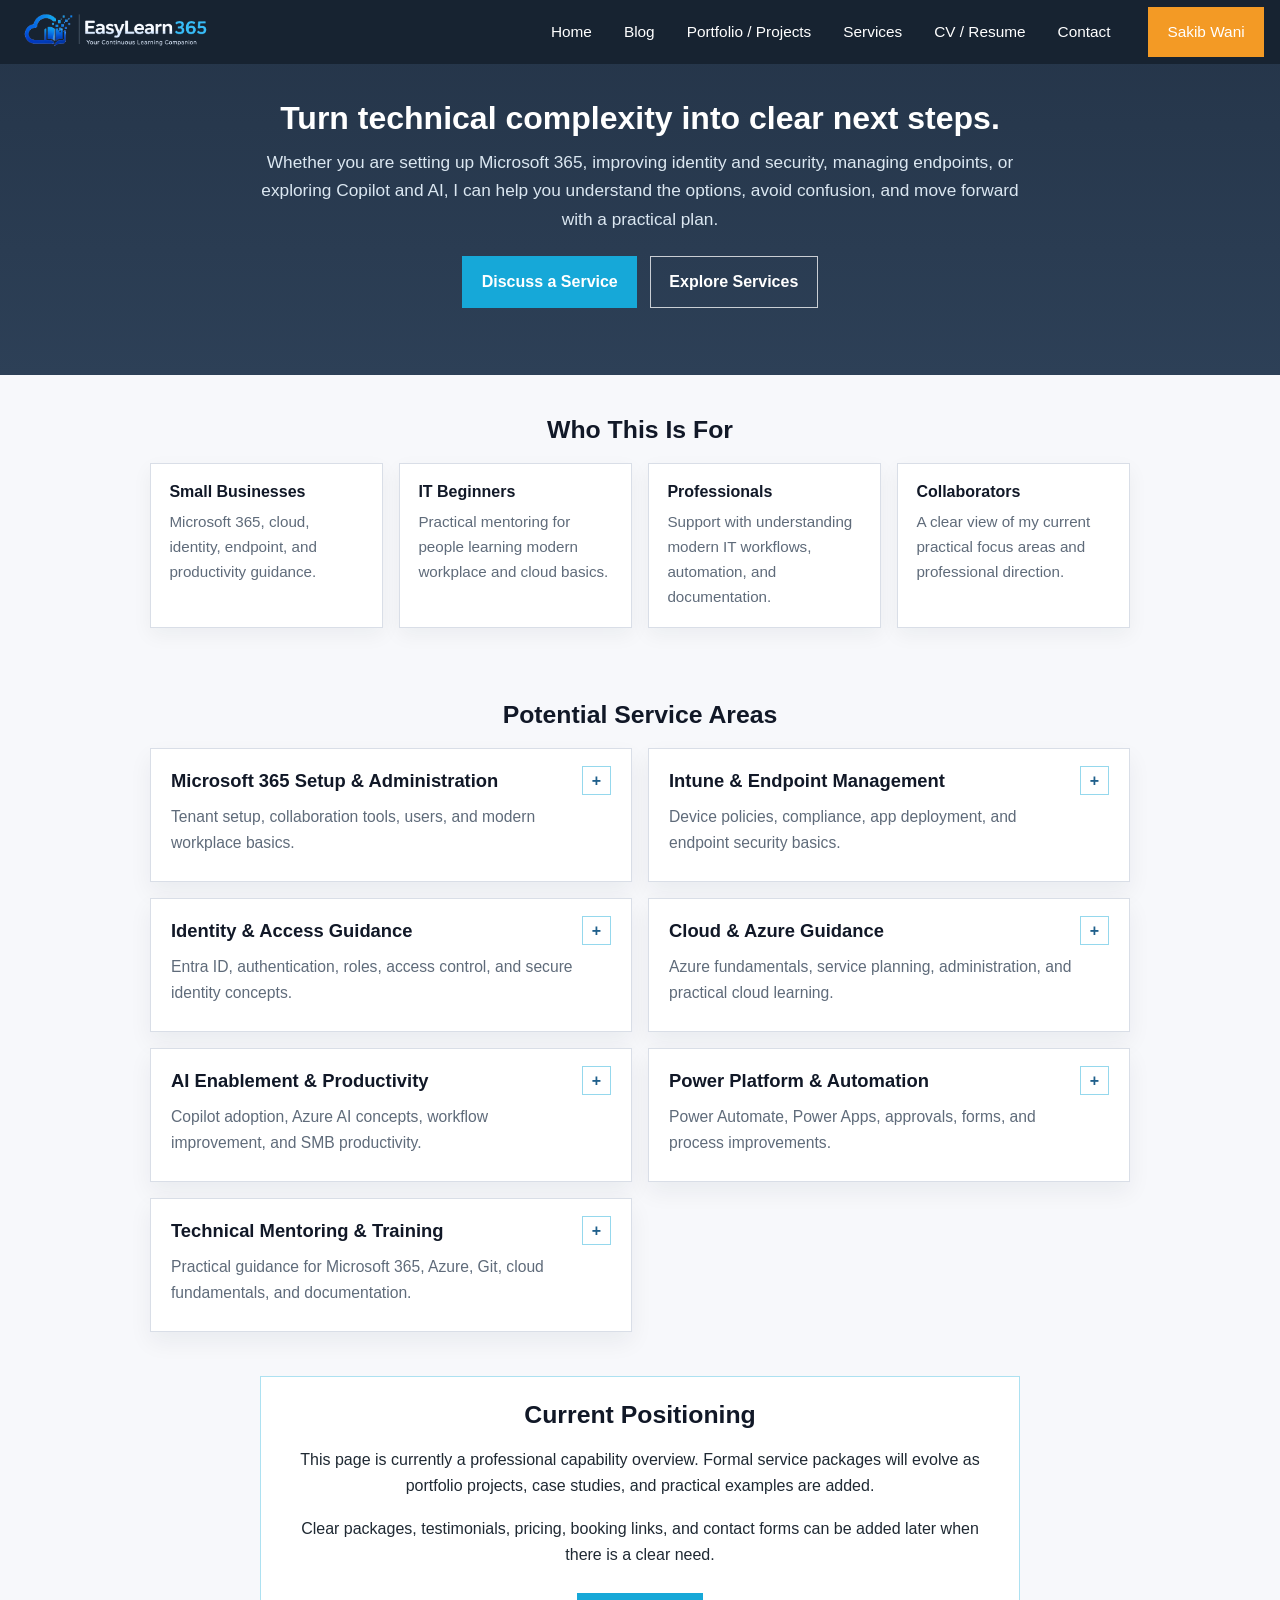
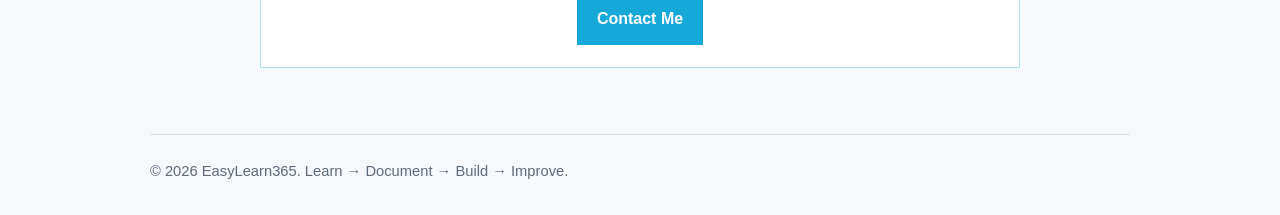
<file: services/index.html>
<!DOCTYPE html>
<html lang="en">
<head>
  <meta charset="UTF-8" />
  <meta name="viewport" content="width=device-width, initial-scale=1.0" />
  <link rel="stylesheet" href="../assets/css/styles.css?v=20260815-5" />
  <title>Services | EasyLearn365</title>
</head>
<body>
  <header class="page-header">
    <div class="topbar">
      <a class="site-brand" href="../" aria-label="EasyLearn365 home">
        <img
          class="brand-logo"
          src="../assets/images/easylearn365-brand-logo-header-light.png"
          alt="EasyLearn365 - Your Continuous Learning Companion"
        />
      </a>

      <nav>
        <a href="../">Home</a>
        <a href="../blog/">Blog</a>
        <a href="../projects/">Portfolio / Projects</a>
        <a href="./">Services</a>
        <a href="../cv/">CV / Resume</a>
        <a href="../contact/">Contact</a>
        <a class="nav-profile" href="../about/">Sakib Wani</a>
      </nav>
    </div>

    <div class="section-intro service-pitch">
      <h1 class="sr-only">Services</h1>
      <h2>Turn technical complexity into clear next steps.</h2>
      <p>
        Whether you are setting up Microsoft 365, improving identity and
        security, managing endpoints, or exploring Copilot and AI, I can help
        you understand the options, avoid confusion, and move forward with a
        practical plan.
      </p>
      <div class="intro-actions">
        <a class="button button-primary" href="../contact/">Discuss a Service</a>
        <a class="button button-muted" href="#service-areas">Explore Services</a>
      </div>
    </div>
  </header>

  <main class="services-page">
    <section class="service-section">
      <h2>Who This Is For</h2>
      <div class="audience-grid">
        <div class="audience-card">
          <h3>Small Businesses</h3>
          <p>Microsoft 365, cloud, identity, endpoint, and productivity guidance.</p>
        </div>
        <div class="audience-card">
          <h3>IT Beginners</h3>
          <p>Practical mentoring for people learning modern workplace and cloud basics.</p>
        </div>
        <div class="audience-card">
          <h3>Professionals</h3>
          <p>Support with understanding modern IT workflows, automation, and documentation.</p>
        </div>
        <div class="audience-card">
          <h3>Collaborators</h3>
          <p>A clear view of my current practical focus areas and professional direction.</p>
        </div>
      </div>
    </section>

    <section class="service-section" id="service-areas">
      <h2>Potential Service Areas</h2>

      <div class="browse-grid">
        <details class="browse-card">
          <summary>
            <span class="card-title">Microsoft 365 Setup & Administration</span>
            <span class="card-summary">
              Tenant setup, collaboration tools, users, and modern workplace basics.
            </span>
          </summary>
          <div class="card-content">
            <p>
              Guidance or support related to Microsoft 365 tenant setup, user
              management, collaboration tools, Teams, Exchange, SharePoint, and
              modern workplace configuration.
            </p>
          </div>
        </details>

        <details class="browse-card">
          <summary>
            <span class="card-title">Intune & Endpoint Management</span>
            <span class="card-summary">
              Device policies, compliance, app deployment, and endpoint security basics.
            </span>
          </summary>
          <div class="card-content">
            <p>
              Support related to device management, endpoint policies,
              compliance, configuration profiles, application deployment, and
              endpoint security basics.
            </p>
          </div>
        </details>

        <details class="browse-card">
          <summary>
            <span class="card-title">Identity & Access Guidance</span>
            <span class="card-summary">
              Entra ID, authentication, roles, access control, and secure identity concepts.
            </span>
          </summary>
          <div class="card-content">
            <p>
              Guidance related to Entra ID, users, groups, roles,
              authentication, access control, conditional access concepts, and
              secure identity practices.
            </p>
          </div>
        </details>

        <details class="browse-card">
          <summary>
            <span class="card-title">Cloud & Azure Guidance</span>
            <span class="card-summary">
              Azure fundamentals, service planning, administration, and practical cloud learning.
            </span>
          </summary>
          <div class="card-content">
            <p>
              Support related to Azure fundamentals, Azure administration, cloud
              service planning, PaaS concepts, and practical cloud learning or
              implementation scenarios.
            </p>
          </div>
        </details>

        <details class="browse-card">
          <summary>
            <span class="card-title">AI Enablement & Productivity</span>
            <span class="card-summary">
              Copilot adoption, Azure AI concepts, workflow improvement, and SMB productivity.
            </span>
          </summary>
          <div class="card-content">
            <p>
              Guidance related to AI productivity, Copilot adoption, Azure AI
              concepts, workflow improvement, and AI-enabled solutions for
              small and medium-sized businesses.
            </p>
          </div>
        </details>

        <details class="browse-card">
          <summary>
            <span class="card-title">Power Platform & Automation</span>
            <span class="card-summary">
              Power Automate, Power Apps, approvals, forms, and process improvements.
            </span>
          </summary>
          <div class="card-content">
            <p>
              Support related to Power Automate, Power Apps, workflow
              automation, approvals, forms, and productivity-focused business
              process improvements.
            </p>
          </div>
        </details>

        <details class="browse-card">
          <summary>
            <span class="card-title">Technical Mentoring & Training</span>
            <span class="card-summary">
              Practical guidance for Microsoft 365, Azure, Git, cloud fundamentals, and documentation.
            </span>
          </summary>
          <div class="card-content">
            <p>
              Practical guidance for beginners, students, or professionals
              learning Microsoft 365, Azure, Git, GitHub, cloud fundamentals,
              documentation, or modern IT workflows.
            </p>
          </div>
        </details>
      </div>
    </section>

    <section class="service-section availability-panel">
      <h2>Current Positioning</h2>
      <p>
        This page is currently a professional capability overview. Formal
        service packages will evolve as portfolio projects, case studies, and
        practical examples are added.
      </p>
      <p>
        Clear packages, testimonials, pricing, booking links, and contact forms
        can be added later when there is a clear need.
      </p>
      <a class="button button-primary" href="../contact/">Contact Me</a>
    </section>
  </main>

  <footer>
    <p>&copy; 2026 EasyLearn365. Learn &rarr; Document &rarr; Build &rarr; Improve.</p>
  </footer>
</body>
</html>
</file>
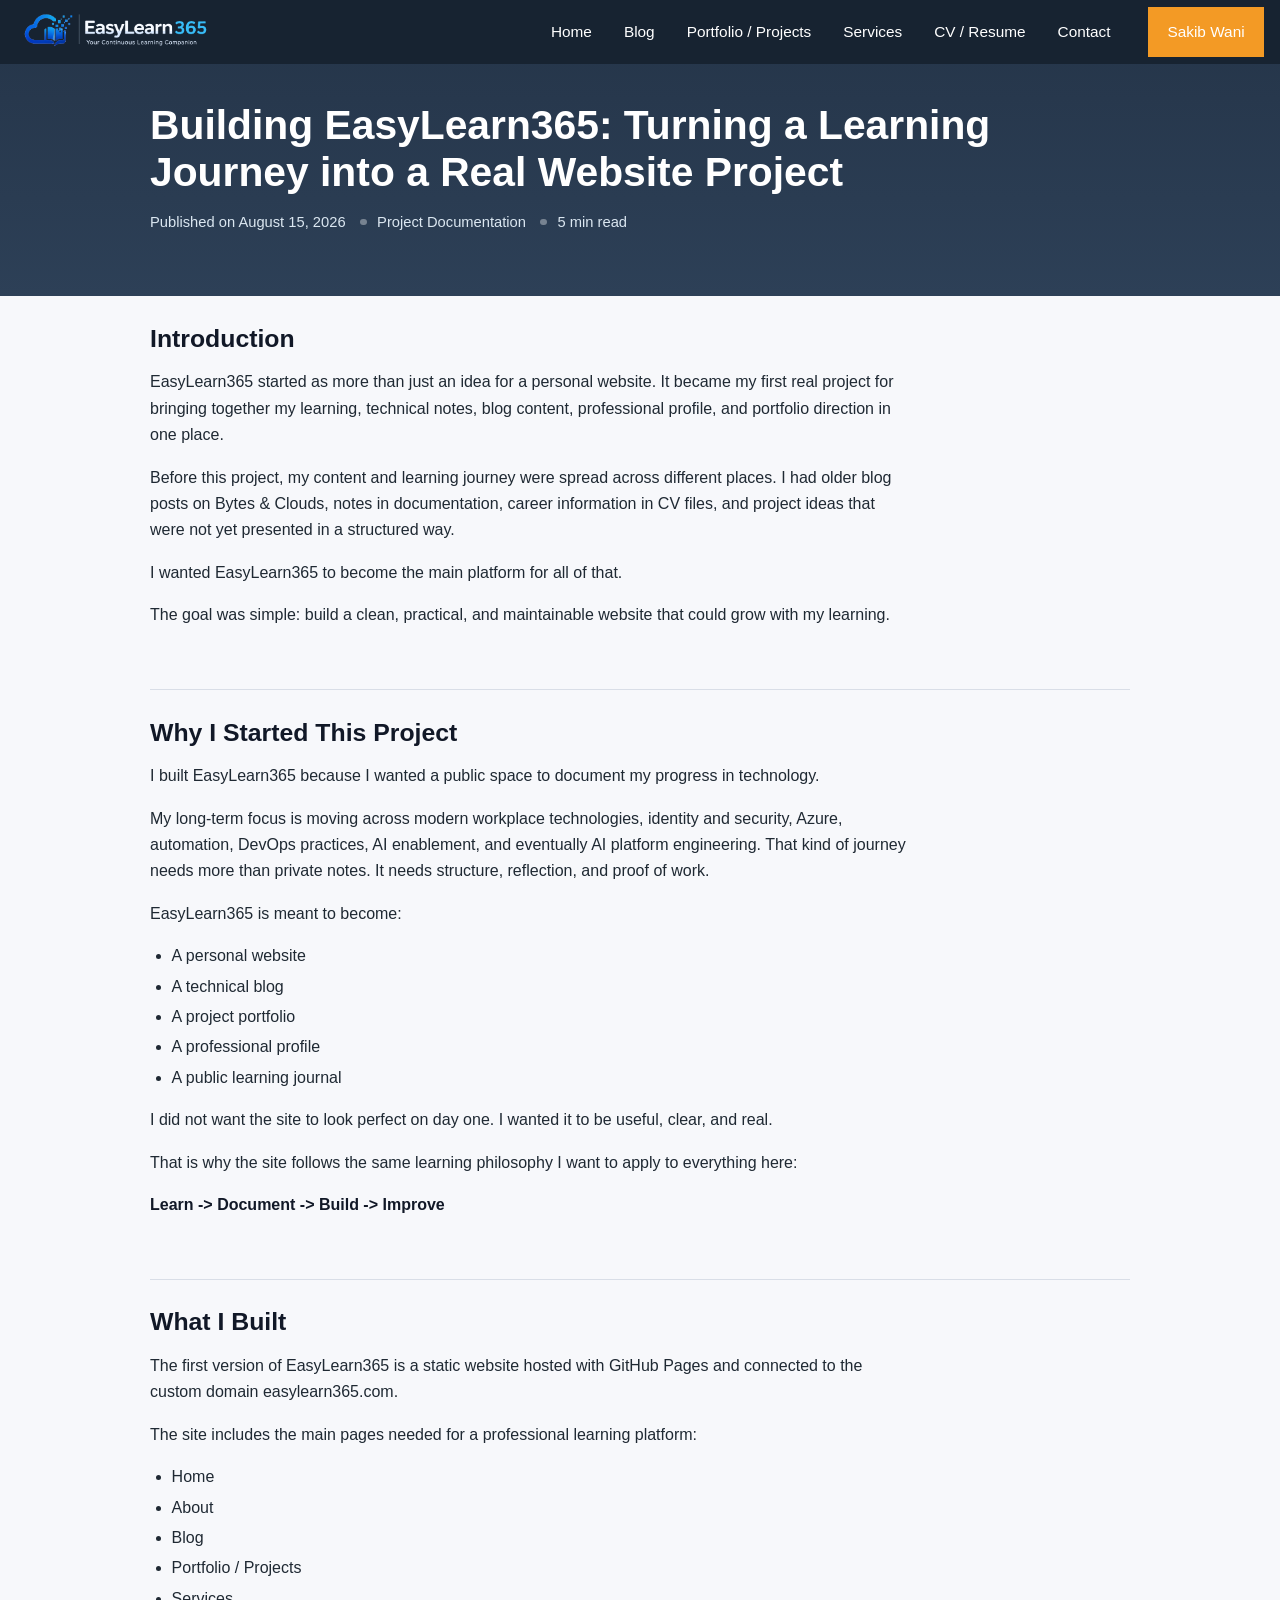
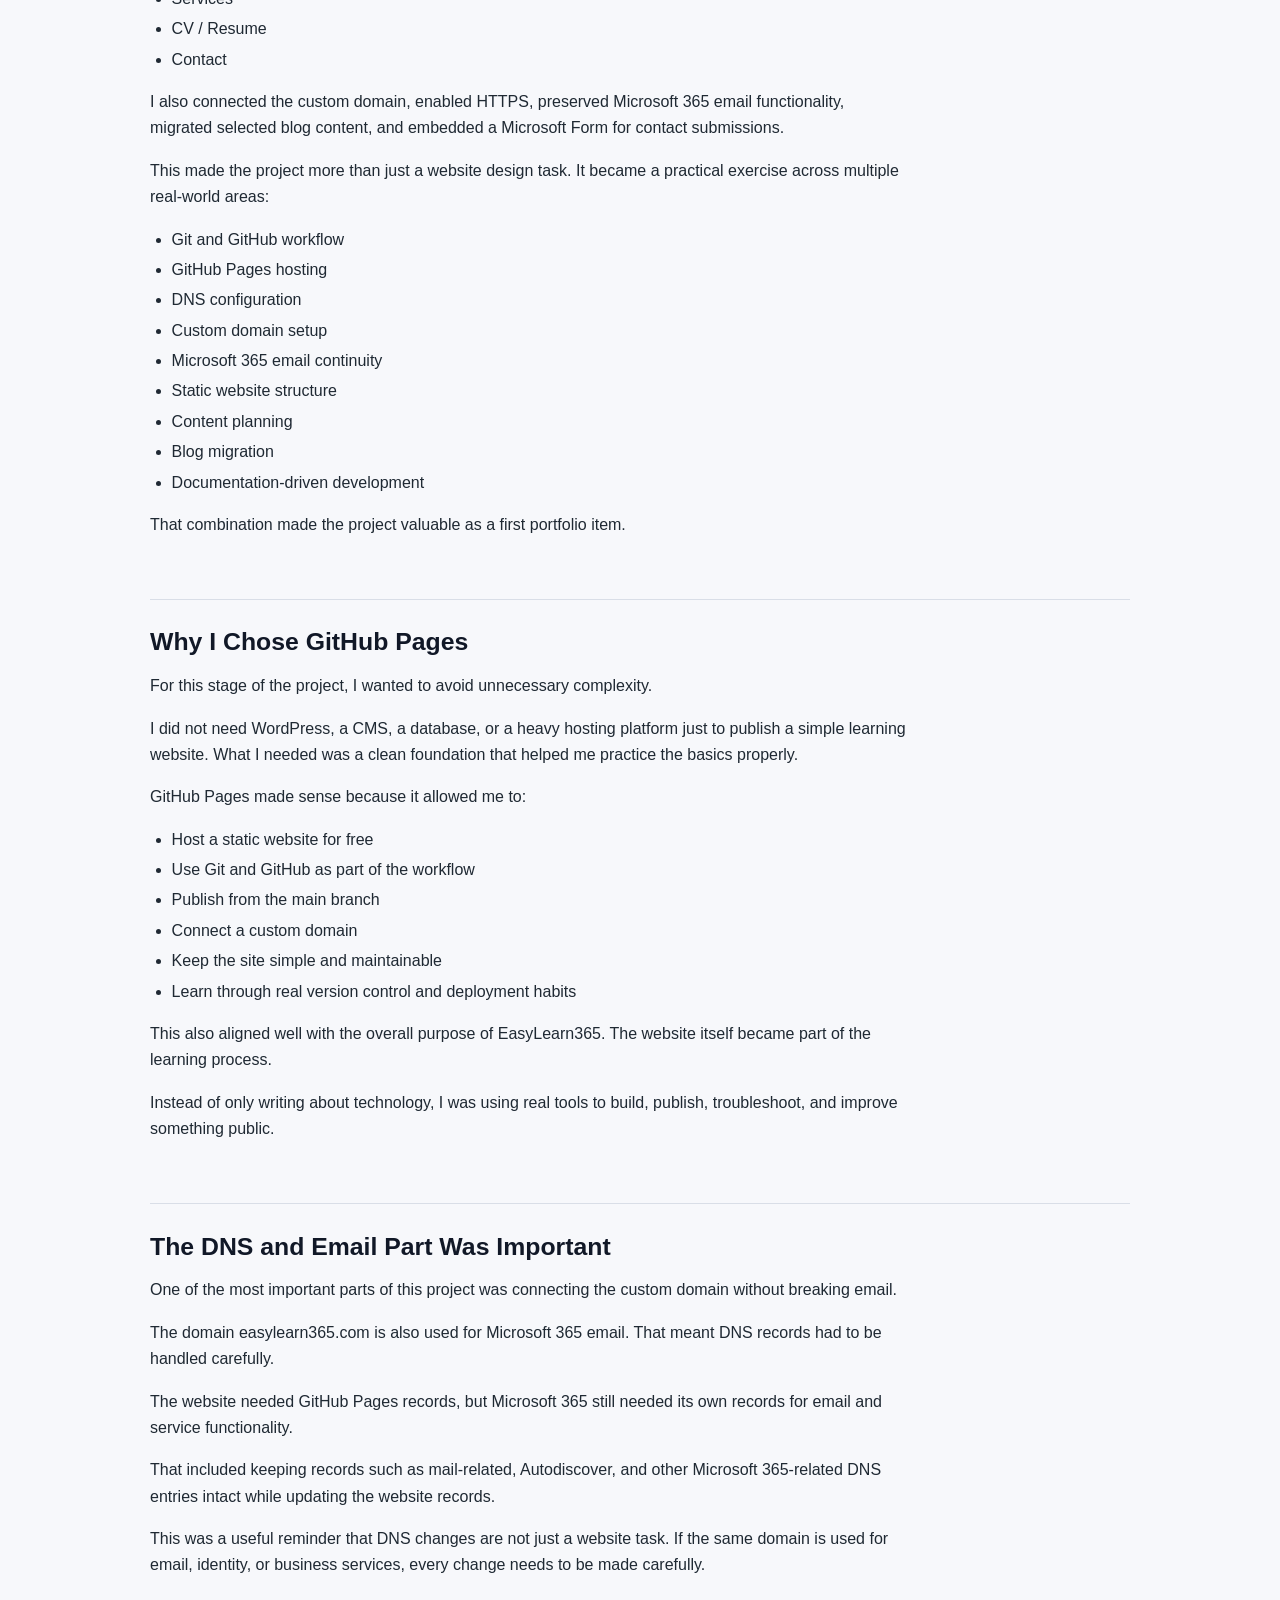
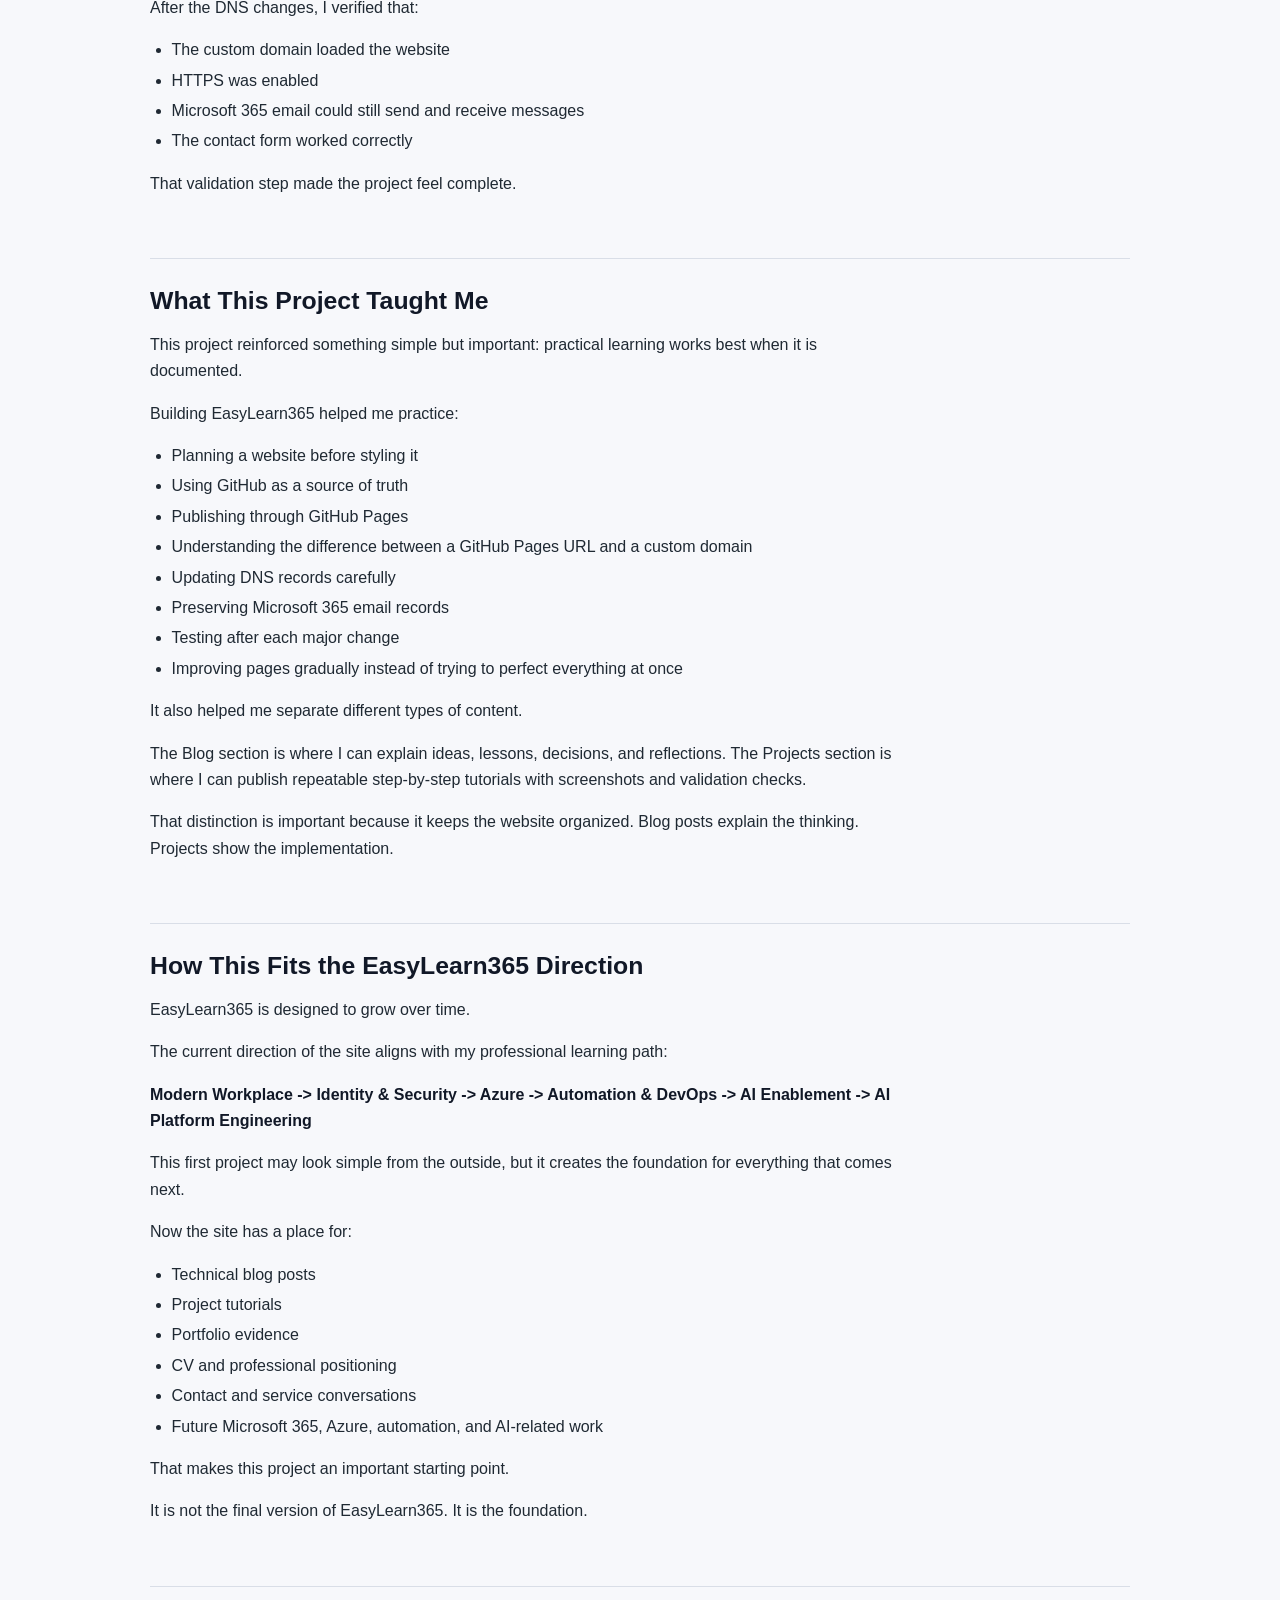
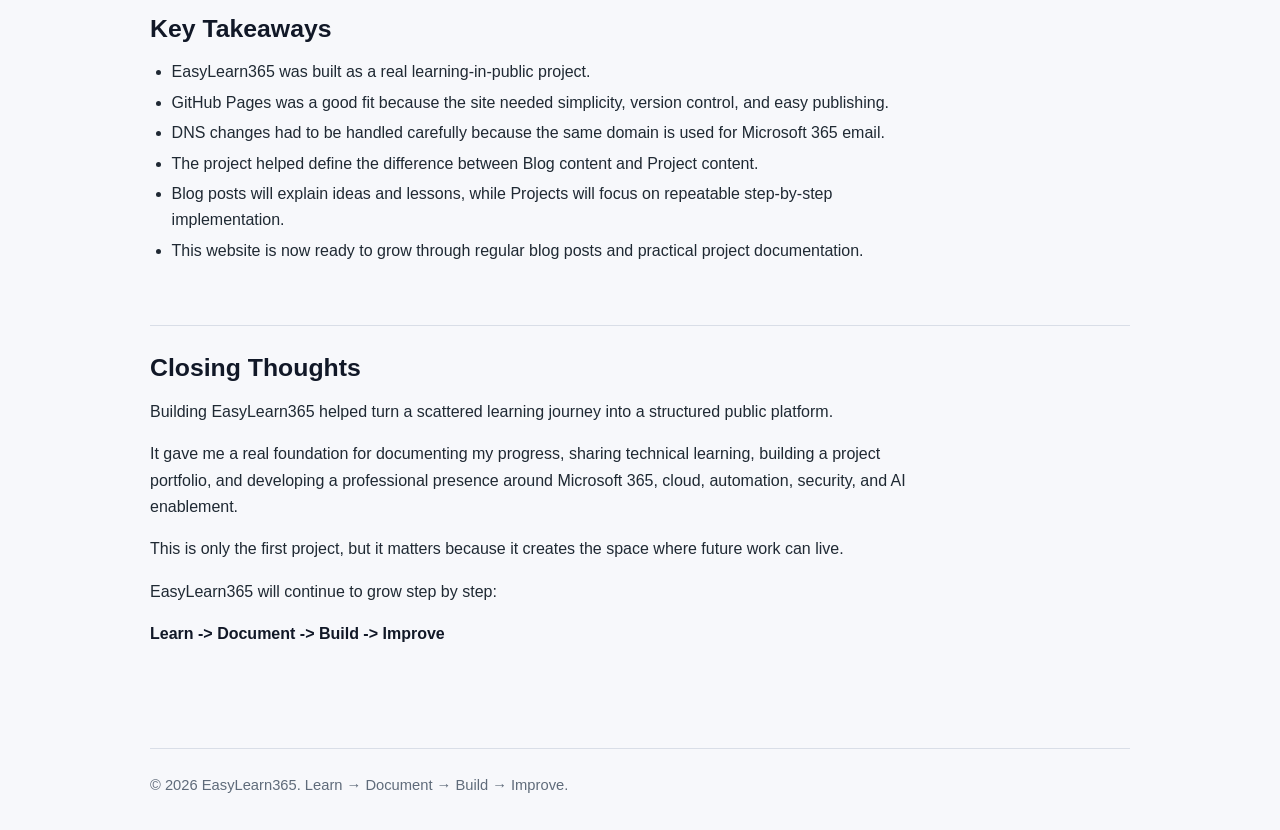
<file: blog/building-easylearn365-real-website-project/index.html>
<!DOCTYPE html>
<html lang="en">
<head>
  <meta charset="UTF-8" />
  <meta name="viewport" content="width=device-width, initial-scale=1.0" />
  <link rel="stylesheet" href="../../assets/css/styles.css?v=20260815-5" />
  <title>Building EasyLearn365: Turning a Learning Journey into a Real Website Project | EasyLearn365</title>
</head>
<body>
  <header class="page-header">
    <div class="topbar">
      <a class="site-brand" href="../../" aria-label="EasyLearn365 home">
        <img
          class="brand-logo"
          src="../../assets/images/easylearn365-brand-logo-header-light.png"
          alt="EasyLearn365 - Your Continuous Learning Companion"
        />
      </a>

      <nav>
        <a href="../../">Home</a>
        <a href="../">Blog</a>
        <a href="../../projects/">Portfolio / Projects</a>
        <a href="../../services/">Services</a>
        <a href="../../cv/">CV / Resume</a>
        <a href="../../contact/">Contact</a>
        <a class="nav-profile" href="../../about/">Sakib Wani</a>
      </nav>
    </div>

    <div class="article-hero">
      <h1>Building EasyLearn365: Turning a Learning Journey into a Real Website Project</h1>
      <p class="post-meta article-meta">
        <span>Published on August 15, 2026</span>
        <span>Project Documentation</span>
        <span>5 min read</span>
      </p>
    </div>
  </header>

  <main>
    <article>
      <section>
        <h2>Introduction</h2>
        <p>
          EasyLearn365 started as more than just an idea for a personal website.
          It became my first real project for bringing together my learning,
          technical notes, blog content, professional profile, and portfolio
          direction in one place.
        </p>
        <p>
          Before this project, my content and learning journey were spread
          across different places. I had older blog posts on Bytes &amp; Clouds,
          notes in documentation, career information in CV files, and project
          ideas that were not yet presented in a structured way.
        </p>
        <p>I wanted EasyLearn365 to become the main platform for all of that.</p>
        <p>
          The goal was simple: build a clean, practical, and maintainable
          website that could grow with my learning.
        </p>
      </section>

      <section>
        <h2>Why I Started This Project</h2>
        <p>
          I built EasyLearn365 because I wanted a public space to document my
          progress in technology.
        </p>
        <p>
          My long-term focus is moving across modern workplace technologies,
          identity and security, Azure, automation, DevOps practices, AI
          enablement, and eventually AI platform engineering. That kind of
          journey needs more than private notes. It needs structure, reflection,
          and proof of work.
        </p>
        <p>EasyLearn365 is meant to become:</p>
        <ul>
          <li>A personal website</li>
          <li>A technical blog</li>
          <li>A project portfolio</li>
          <li>A professional profile</li>
          <li>A public learning journal</li>
        </ul>
        <p>
          I did not want the site to look perfect on day one. I wanted it to be
          useful, clear, and real.
        </p>
        <p>
          That is why the site follows the same learning philosophy I want to
          apply to everything here:
        </p>
        <p><strong>Learn -&gt; Document -&gt; Build -&gt; Improve</strong></p>
      </section>

      <section>
        <h2>What I Built</h2>
        <p>
          The first version of EasyLearn365 is a static website hosted with
          GitHub Pages and connected to the custom domain easylearn365.com.
        </p>
        <p>
          The site includes the main pages needed for a professional learning
          platform:
        </p>
        <ul>
          <li>Home</li>
          <li>About</li>
          <li>Blog</li>
          <li>Portfolio / Projects</li>
          <li>Services</li>
          <li>CV / Resume</li>
          <li>Contact</li>
        </ul>
        <p>
          I also connected the custom domain, enabled HTTPS, preserved Microsoft
          365 email functionality, migrated selected blog content, and embedded
          a Microsoft Form for contact submissions.
        </p>
        <p>
          This made the project more than just a website design task. It became
          a practical exercise across multiple real-world areas:
        </p>
        <ul>
          <li>Git and GitHub workflow</li>
          <li>GitHub Pages hosting</li>
          <li>DNS configuration</li>
          <li>Custom domain setup</li>
          <li>Microsoft 365 email continuity</li>
          <li>Static website structure</li>
          <li>Content planning</li>
          <li>Blog migration</li>
          <li>Documentation-driven development</li>
        </ul>
        <p>That combination made the project valuable as a first portfolio item.</p>
      </section>

      <section>
        <h2>Why I Chose GitHub Pages</h2>
        <p>
          For this stage of the project, I wanted to avoid unnecessary
          complexity.
        </p>
        <p>
          I did not need WordPress, a CMS, a database, or a heavy hosting
          platform just to publish a simple learning website. What I needed was
          a clean foundation that helped me practice the basics properly.
        </p>
        <p>GitHub Pages made sense because it allowed me to:</p>
        <ul>
          <li>Host a static website for free</li>
          <li>Use Git and GitHub as part of the workflow</li>
          <li>Publish from the main branch</li>
          <li>Connect a custom domain</li>
          <li>Keep the site simple and maintainable</li>
          <li>Learn through real version control and deployment habits</li>
        </ul>
        <p>
          This also aligned well with the overall purpose of EasyLearn365. The
          website itself became part of the learning process.
        </p>
        <p>
          Instead of only writing about technology, I was using real tools to
          build, publish, troubleshoot, and improve something public.
        </p>
      </section>

      <section>
        <h2>The DNS and Email Part Was Important</h2>
        <p>
          One of the most important parts of this project was connecting the
          custom domain without breaking email.
        </p>
        <p>
          The domain easylearn365.com is also used for Microsoft 365 email. That
          meant DNS records had to be handled carefully.
        </p>
        <p>
          The website needed GitHub Pages records, but Microsoft 365 still
          needed its own records for email and service functionality.
        </p>
        <p>
          That included keeping records such as mail-related, Autodiscover, and
          other Microsoft 365-related DNS entries intact while updating the
          website records.
        </p>
        <p>
          This was a useful reminder that DNS changes are not just a website
          task. If the same domain is used for email, identity, or business
          services, every change needs to be made carefully.
        </p>
        <p>After the DNS changes, I verified that:</p>
        <ul>
          <li>The custom domain loaded the website</li>
          <li>HTTPS was enabled</li>
          <li>Microsoft 365 email could still send and receive messages</li>
          <li>The contact form worked correctly</li>
        </ul>
        <p>That validation step made the project feel complete.</p>
      </section>

      <section>
        <h2>What This Project Taught Me</h2>
        <p>
          This project reinforced something simple but important: practical
          learning works best when it is documented.
        </p>
        <p>Building EasyLearn365 helped me practice:</p>
        <ul>
          <li>Planning a website before styling it</li>
          <li>Using GitHub as a source of truth</li>
          <li>Publishing through GitHub Pages</li>
          <li>Understanding the difference between a GitHub Pages URL and a custom domain</li>
          <li>Updating DNS records carefully</li>
          <li>Preserving Microsoft 365 email records</li>
          <li>Testing after each major change</li>
          <li>Improving pages gradually instead of trying to perfect everything at once</li>
        </ul>
        <p>It also helped me separate different types of content.</p>
        <p>
          The Blog section is where I can explain ideas, lessons, decisions, and
          reflections. The Projects section is where I can publish repeatable
          step-by-step tutorials with screenshots and validation checks.
        </p>
        <p>
          That distinction is important because it keeps the website organized.
          Blog posts explain the thinking. Projects show the implementation.
        </p>
      </section>

      <section>
        <h2>How This Fits the EasyLearn365 Direction</h2>
        <p>EasyLearn365 is designed to grow over time.</p>
        <p>
          The current direction of the site aligns with my professional learning
          path:
        </p>
        <p>
          <strong>
            Modern Workplace -&gt; Identity &amp; Security -&gt; Azure -&gt;
            Automation &amp; DevOps -&gt; AI Enablement -&gt; AI Platform
            Engineering
          </strong>
        </p>
        <p>
          This first project may look simple from the outside, but it creates
          the foundation for everything that comes next.
        </p>
        <p>Now the site has a place for:</p>
        <ul>
          <li>Technical blog posts</li>
          <li>Project tutorials</li>
          <li>Portfolio evidence</li>
          <li>CV and professional positioning</li>
          <li>Contact and service conversations</li>
          <li>Future Microsoft 365, Azure, automation, and AI-related work</li>
        </ul>
        <p>That makes this project an important starting point.</p>
        <p>It is not the final version of EasyLearn365. It is the foundation.</p>
      </section>

      <section>
        <h2>Key Takeaways</h2>
        <ul>
          <li>EasyLearn365 was built as a real learning-in-public project.</li>
          <li>GitHub Pages was a good fit because the site needed simplicity, version control, and easy publishing.</li>
          <li>DNS changes had to be handled carefully because the same domain is used for Microsoft 365 email.</li>
          <li>The project helped define the difference between Blog content and Project content.</li>
          <li>Blog posts will explain ideas and lessons, while Projects will focus on repeatable step-by-step implementation.</li>
          <li>This website is now ready to grow through regular blog posts and practical project documentation.</li>
        </ul>
      </section>

      <section>
        <h2>Closing Thoughts</h2>
        <p>
          Building EasyLearn365 helped turn a scattered learning journey into a
          structured public platform.
        </p>
        <p>
          It gave me a real foundation for documenting my progress, sharing
          technical learning, building a project portfolio, and developing a
          professional presence around Microsoft 365, cloud, automation,
          security, and AI enablement.
        </p>
        <p>
          This is only the first project, but it matters because it creates the
          space where future work can live.
        </p>
        <p>EasyLearn365 will continue to grow step by step:</p>
        <p><strong>Learn -&gt; Document -&gt; Build -&gt; Improve</strong></p>
      </section>
    </article>
  </main>

  <footer>
    <p>&copy; 2026 EasyLearn365. Learn &rarr; Document &rarr; Build &rarr; Improve.</p>
  </footer>
</body>
</html>
</file>
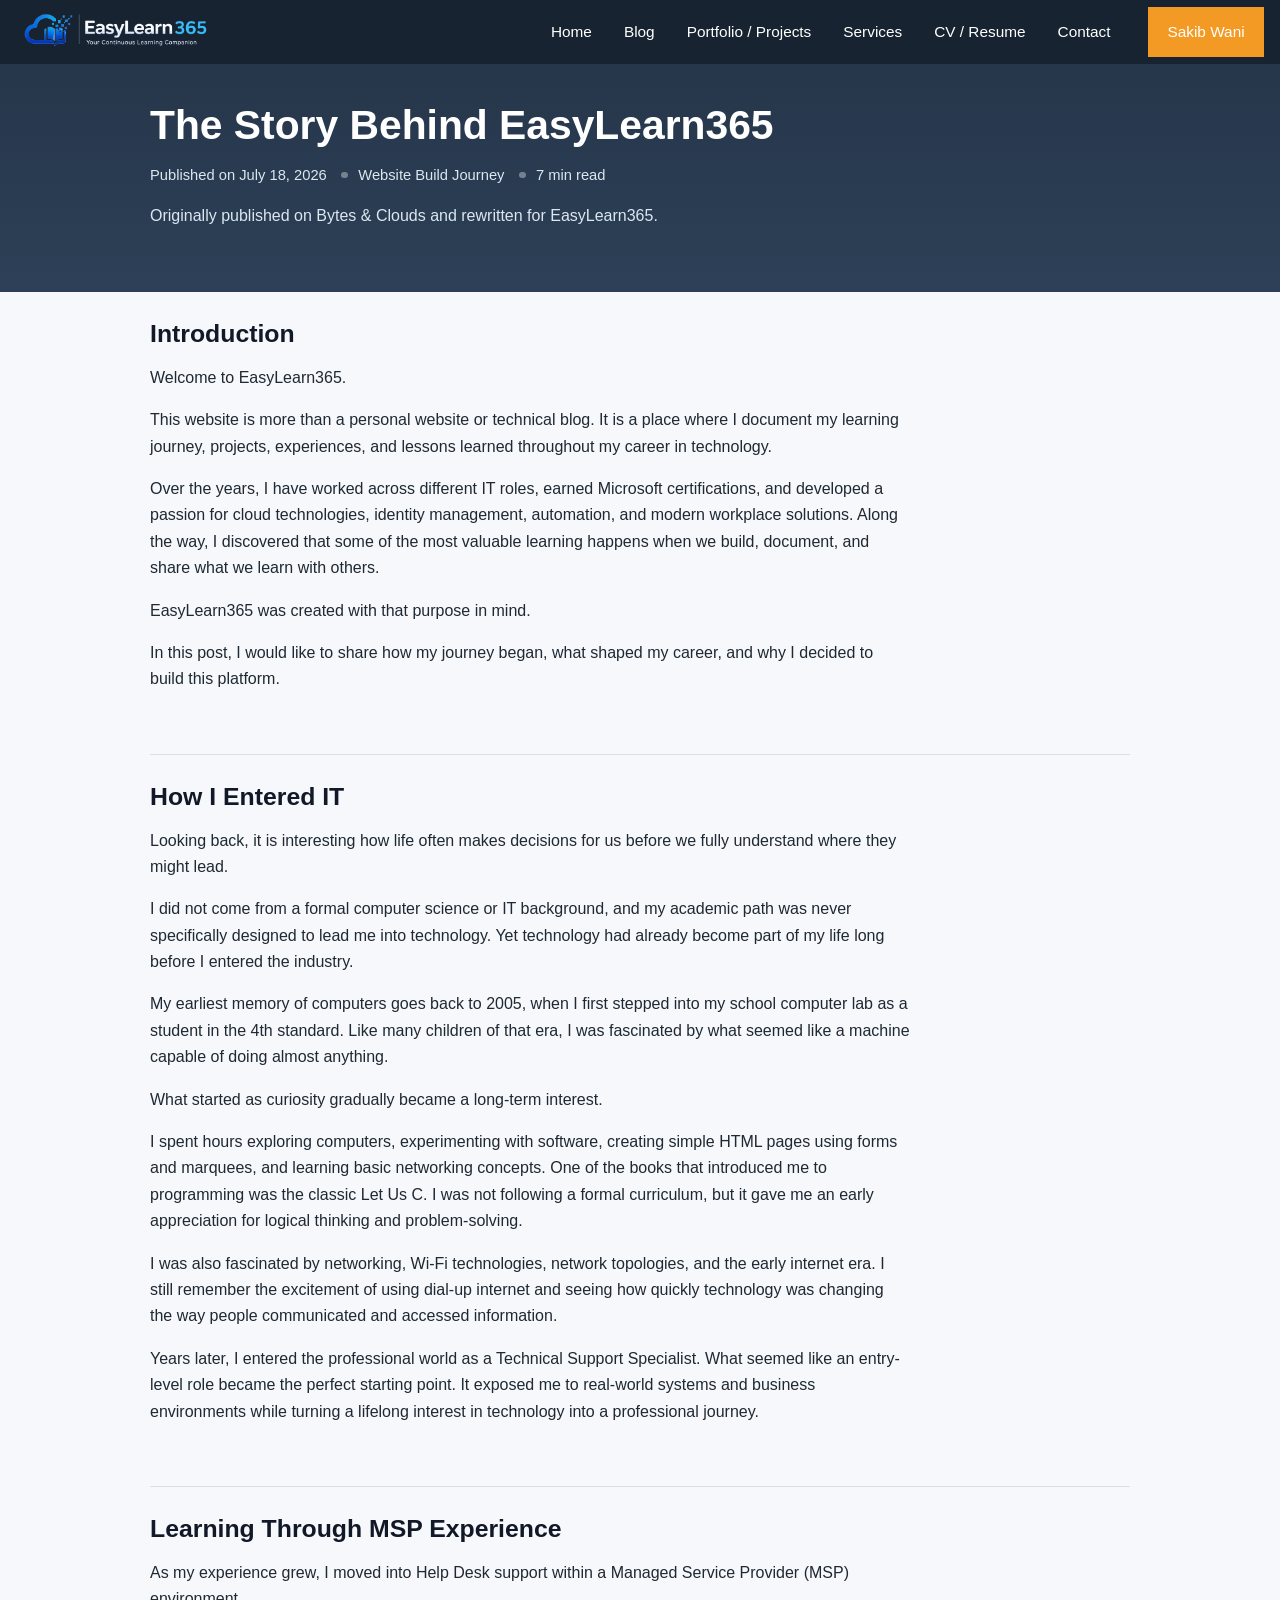
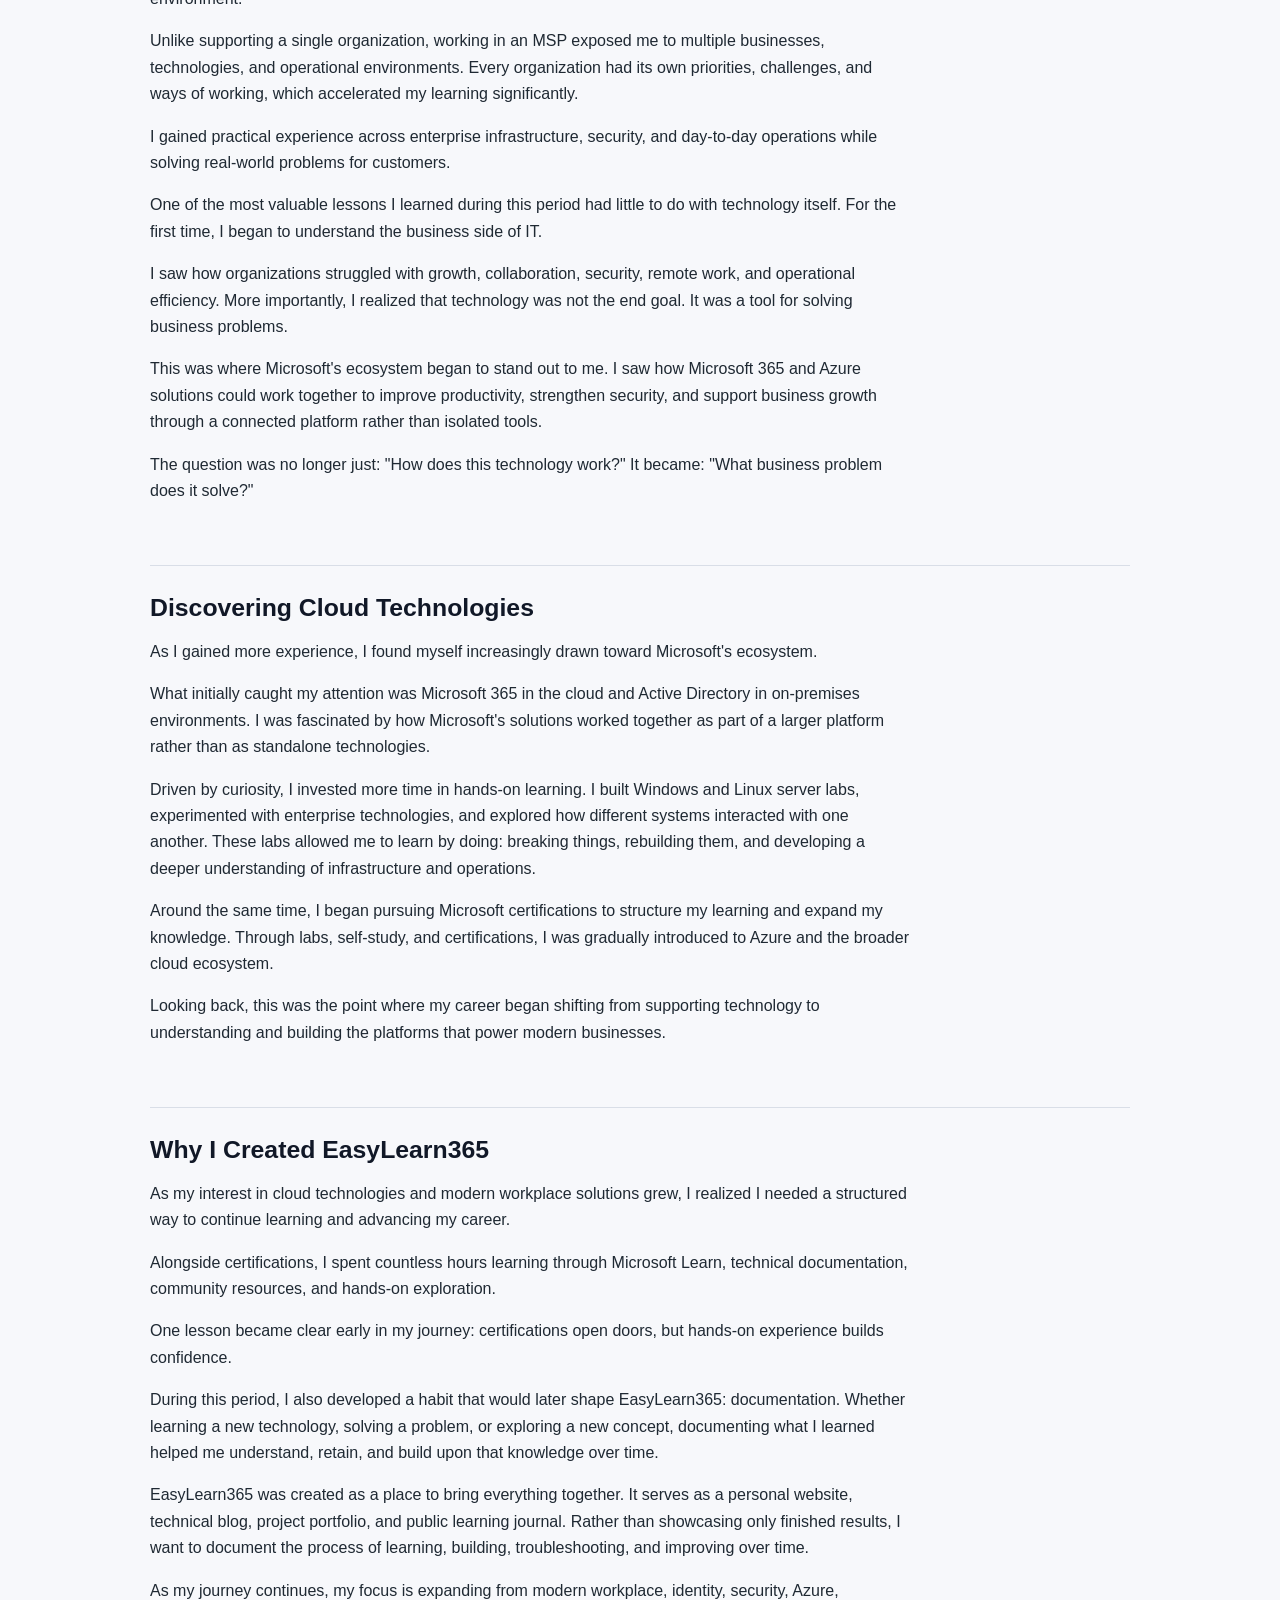
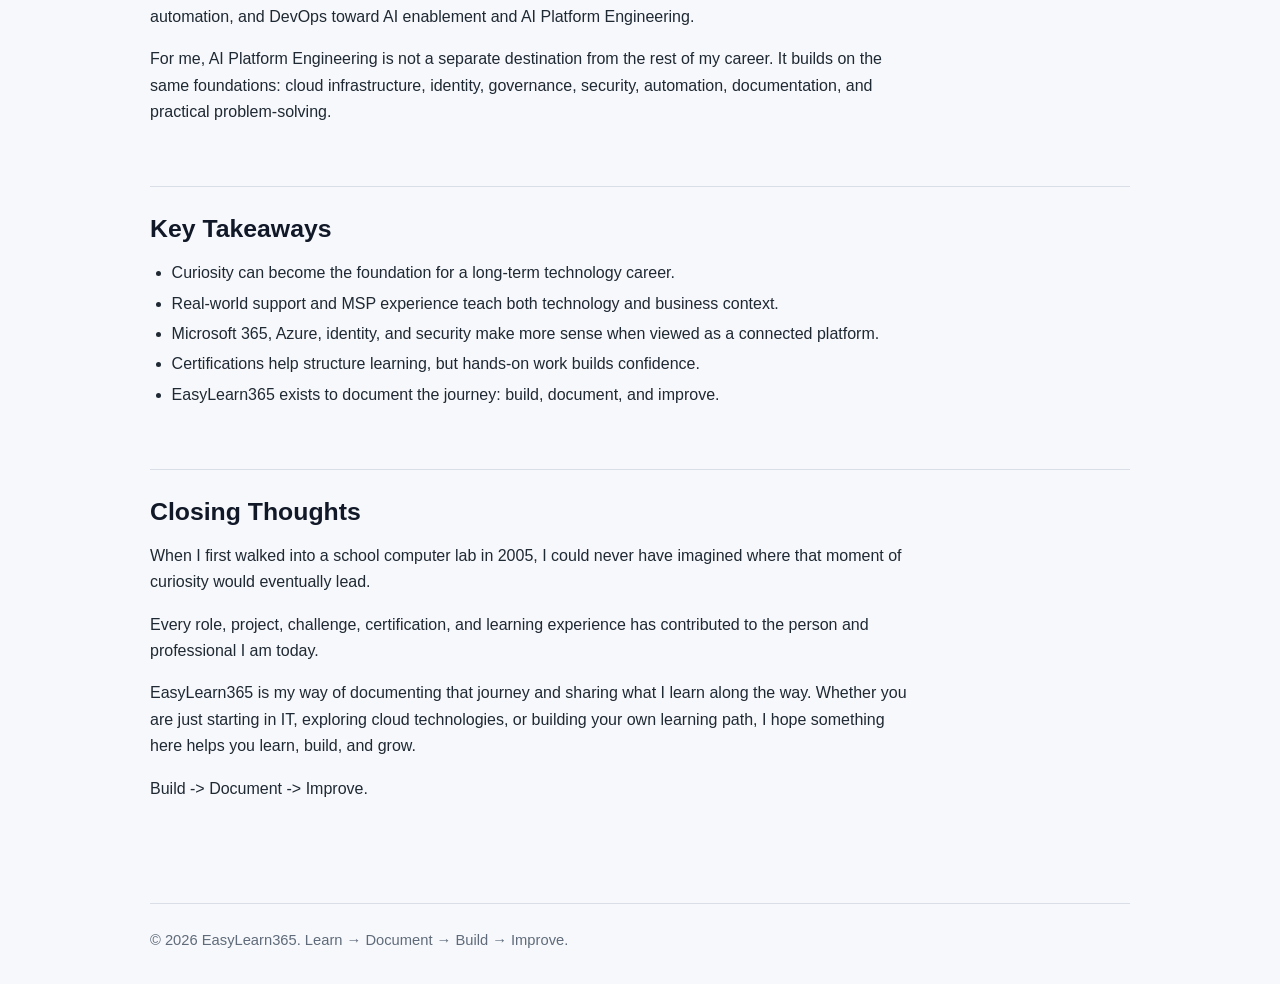
<file: blog/the-story-behind-easylearn365/index.html>
<!DOCTYPE html>
<html lang="en">
<head>
  <meta charset="UTF-8" />
  <meta name="viewport" content="width=device-width, initial-scale=1.0" />
  <link rel="stylesheet" href="../../assets/css/styles.css?v=20260815-5" />
  <title>The Story Behind EasyLearn365 | EasyLearn365</title>
</head>
<body>
  <header class="page-header">
    <div class="topbar">
      <a class="site-brand" href="../../" aria-label="EasyLearn365 home">
        <img
          class="brand-logo"
          src="../../assets/images/easylearn365-brand-logo-header-light.png"
          alt="EasyLearn365 - Your Continuous Learning Companion"
        />
      </a>

      <nav>
        <a href="../../">Home</a>
        <a href="../">Blog</a>
        <a href="../../projects/">Portfolio / Projects</a>
        <a href="../../services/">Services</a>
        <a href="../../cv/">CV / Resume</a>
        <a href="../../contact/">Contact</a>
        <a class="nav-profile" href="../../about/">Sakib Wani</a>
      </nav>
    </div>

    <div class="article-hero">
      <h1>The Story Behind EasyLearn365</h1>
      <p class="post-meta article-meta">
        <span>Published on July 18, 2026</span>
        <span>Website Build Journey</span>
        <span>7 min read</span>
      </p>
      <p class="article-source">
        Originally published on Bytes &amp; Clouds and rewritten for EasyLearn365.
      </p>
    </div>
  </header>

  <main>
    <article>
      <section>
        <h2>Introduction</h2>
        <p>Welcome to EasyLearn365.</p>
        <p>
          This website is more than a personal website or technical blog. It is
          a place where I document my learning journey, projects, experiences,
          and lessons learned throughout my career in technology.
        </p>
        <p>
          Over the years, I have worked across different IT roles, earned
          Microsoft certifications, and developed a passion for cloud
          technologies, identity management, automation, and modern workplace
          solutions. Along the way, I discovered that some of the most valuable
          learning happens when we build, document, and share what we learn with
          others.
        </p>
        <p>EasyLearn365 was created with that purpose in mind.</p>
        <p>
          In this post, I would like to share how my journey began, what shaped
          my career, and why I decided to build this platform.
        </p>
      </section>

      <section>
        <h2>How I Entered IT</h2>
        <p>
          Looking back, it is interesting how life often makes decisions for us
          before we fully understand where they might lead.
        </p>
        <p>
          I did not come from a formal computer science or IT background, and my
          academic path was never specifically designed to lead me into
          technology. Yet technology had already become part of my life long
          before I entered the industry.
        </p>
        <p>
          My earliest memory of computers goes back to 2005, when I first
          stepped into my school computer lab as a student in the 4th standard.
          Like many children of that era, I was fascinated by what seemed like a
          machine capable of doing almost anything.
        </p>
        <p>What started as curiosity gradually became a long-term interest.</p>
        <p>
          I spent hours exploring computers, experimenting with software,
          creating simple HTML pages using forms and marquees, and learning
          basic networking concepts. One of the books that introduced me to
          programming was the classic Let Us C. I was not following a formal
          curriculum, but it gave me an early appreciation for logical thinking
          and problem-solving.
        </p>
        <p>
          I was also fascinated by networking, Wi-Fi technologies, network
          topologies, and the early internet era. I still remember the
          excitement of using dial-up internet and seeing how quickly technology
          was changing the way people communicated and accessed information.
        </p>
        <p>
          Years later, I entered the professional world as a Technical Support
          Specialist. What seemed like an entry-level role became the perfect
          starting point. It exposed me to real-world systems and business
          environments while turning a lifelong interest in technology into a
          professional journey.
        </p>
      </section>

      <section>
        <h2>Learning Through MSP Experience</h2>
        <p>
          As my experience grew, I moved into Help Desk support within a Managed
          Service Provider (MSP) environment.
        </p>
        <p>
          Unlike supporting a single organization, working in an MSP exposed me
          to multiple businesses, technologies, and operational environments.
          Every organization had its own priorities, challenges, and ways of
          working, which accelerated my learning significantly.
        </p>
        <p>
          I gained practical experience across enterprise infrastructure,
          security, and day-to-day operations while solving real-world problems
          for customers.
        </p>
        <p>
          One of the most valuable lessons I learned during this period had
          little to do with technology itself. For the first time, I began to
          understand the business side of IT.
        </p>
        <p>
          I saw how organizations struggled with growth, collaboration,
          security, remote work, and operational efficiency. More importantly, I
          realized that technology was not the end goal. It was a tool for
          solving business problems.
        </p>
        <p>
          This was where Microsoft's ecosystem began to stand out to me. I saw
          how Microsoft 365 and Azure solutions could work together to improve
          productivity, strengthen security, and support business growth through
          a connected platform rather than isolated tools.
        </p>
        <p>
          The question was no longer just: "How does this technology work?" It
          became: "What business problem does it solve?"
        </p>
      </section>

      <section>
        <h2>Discovering Cloud Technologies</h2>
        <p>
          As I gained more experience, I found myself increasingly drawn toward
          Microsoft's ecosystem.
        </p>
        <p>
          What initially caught my attention was Microsoft 365 in the cloud and
          Active Directory in on-premises environments. I was fascinated by how
          Microsoft's solutions worked together as part of a larger platform
          rather than as standalone technologies.
        </p>
        <p>
          Driven by curiosity, I invested more time in hands-on learning. I
          built Windows and Linux server labs, experimented with enterprise
          technologies, and explored how different systems interacted with one
          another. These labs allowed me to learn by doing: breaking things,
          rebuilding them, and developing a deeper understanding of
          infrastructure and operations.
        </p>
        <p>
          Around the same time, I began pursuing Microsoft certifications to
          structure my learning and expand my knowledge. Through labs,
          self-study, and certifications, I was gradually introduced to Azure and
          the broader cloud ecosystem.
        </p>
        <p>
          Looking back, this was the point where my career began shifting from
          supporting technology to understanding and building the platforms that
          power modern businesses.
        </p>
      </section>

      <section>
        <h2>Why I Created EasyLearn365</h2>
        <p>
          As my interest in cloud technologies and modern workplace solutions
          grew, I realized I needed a structured way to continue learning and
          advancing my career.
        </p>
        <p>
          Alongside certifications, I spent countless hours learning through
          Microsoft Learn, technical documentation, community resources, and
          hands-on exploration.
        </p>
        <p>
          One lesson became clear early in my journey: certifications open
          doors, but hands-on experience builds confidence.
        </p>
        <p>
          During this period, I also developed a habit that would later shape
          EasyLearn365: documentation. Whether learning a new technology,
          solving a problem, or exploring a new concept, documenting what I
          learned helped me understand, retain, and build upon that knowledge
          over time.
        </p>
        <p>
          EasyLearn365 was created as a place to bring everything together. It
          serves as a personal website, technical blog, project portfolio, and
          public learning journal. Rather than showcasing only finished results,
          I want to document the process of learning, building, troubleshooting,
          and improving over time.
        </p>
        <p>
          As my journey continues, my focus is expanding from modern workplace,
          identity, security, Azure, automation, and DevOps toward AI enablement
          and AI Platform Engineering.
        </p>
        <p>
          For me, AI Platform Engineering is not a separate destination from the
          rest of my career. It builds on the same foundations: cloud
          infrastructure, identity, governance, security, automation,
          documentation, and practical problem-solving.
        </p>
      </section>

      <section>
        <h2>Key Takeaways</h2>
        <ul>
          <li>Curiosity can become the foundation for a long-term technology career.</li>
          <li>Real-world support and MSP experience teach both technology and business context.</li>
          <li>Microsoft 365, Azure, identity, and security make more sense when viewed as a connected platform.</li>
          <li>Certifications help structure learning, but hands-on work builds confidence.</li>
          <li>EasyLearn365 exists to document the journey: build, document, and improve.</li>
        </ul>
      </section>

      <section>
        <h2>Closing Thoughts</h2>
        <p>
          When I first walked into a school computer lab in 2005, I could never
          have imagined where that moment of curiosity would eventually lead.
        </p>
        <p>
          Every role, project, challenge, certification, and learning experience
          has contributed to the person and professional I am today.
        </p>
        <p>
          EasyLearn365 is my way of documenting that journey and sharing what I
          learn along the way. Whether you are just starting in IT, exploring
          cloud technologies, or building your own learning path, I hope
          something here helps you learn, build, and grow.
        </p>
        <p>Build -&gt; Document -&gt; Improve.</p>
      </section>
    </article>
  </main>

  <footer>
    <p>&copy; 2026 EasyLearn365. Learn &rarr; Document &rarr; Build &rarr; Improve.</p>
  </footer>
</body>
</html>
</file>
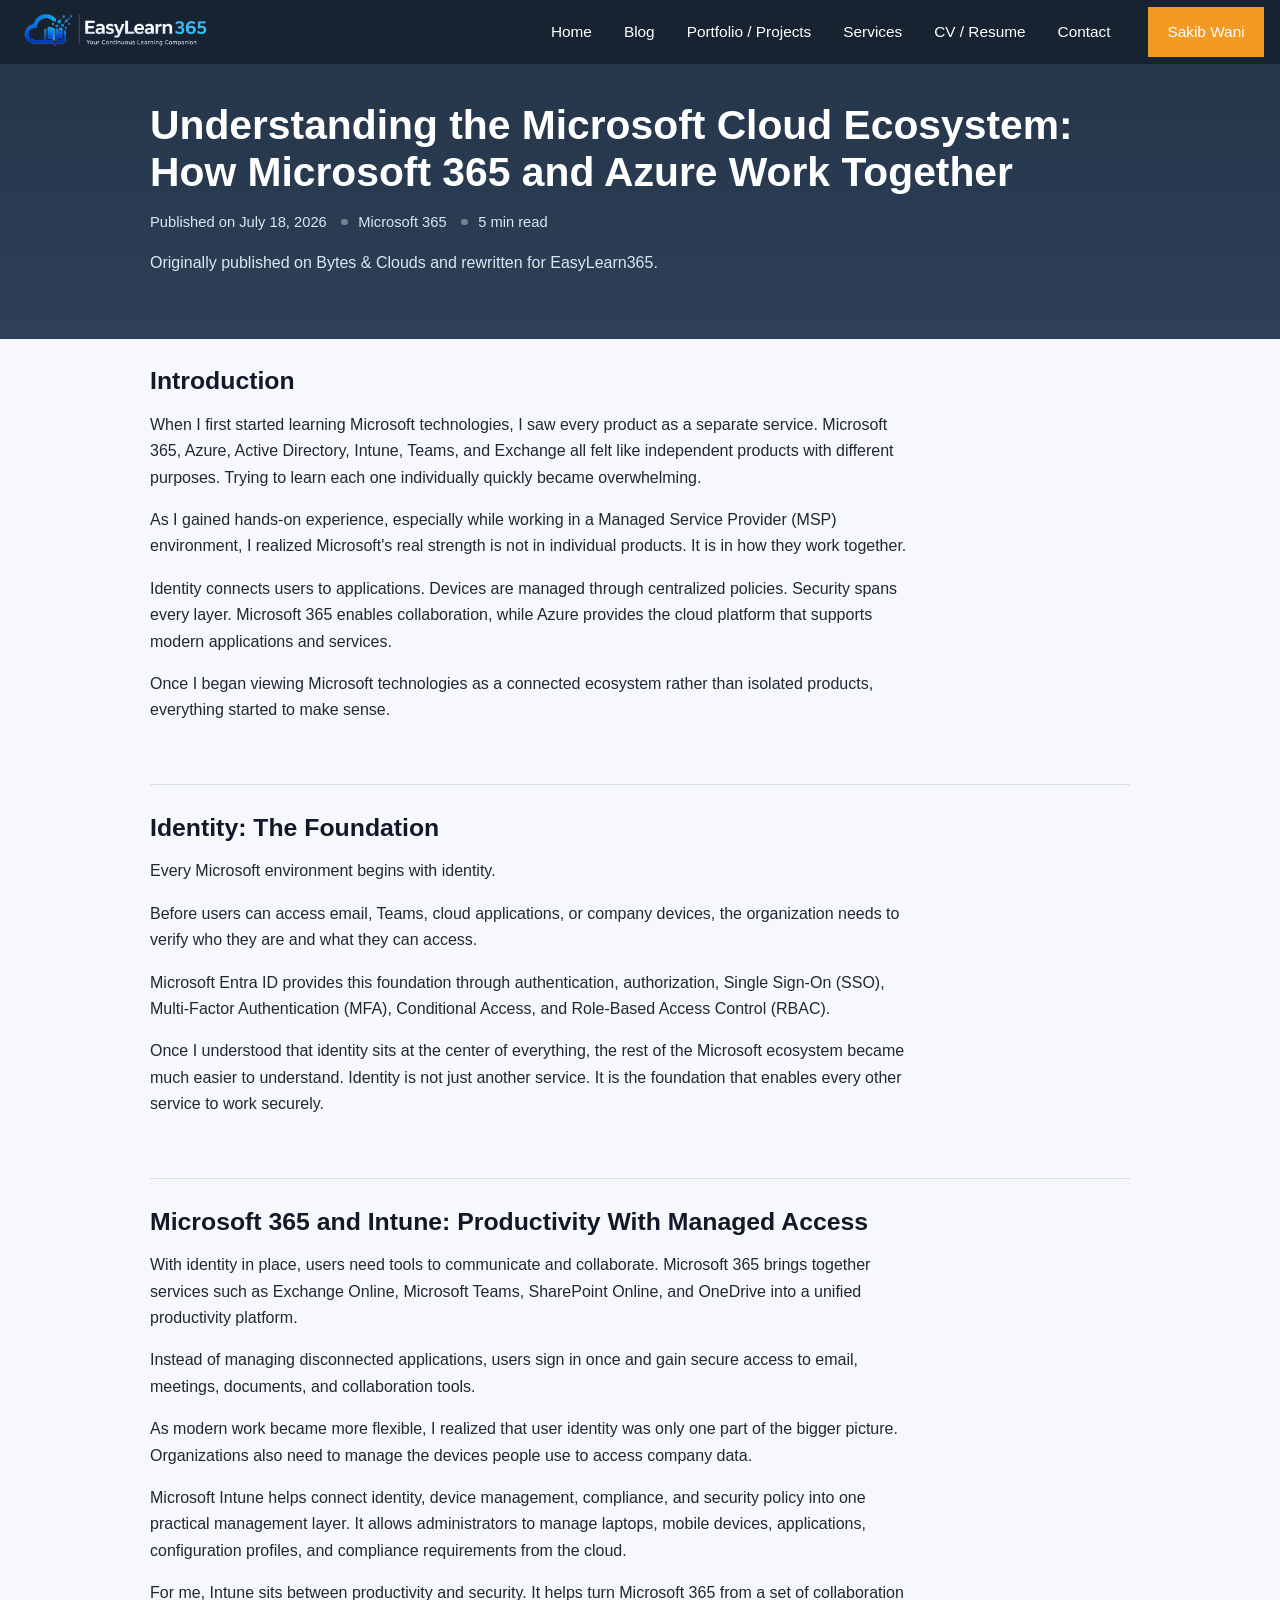
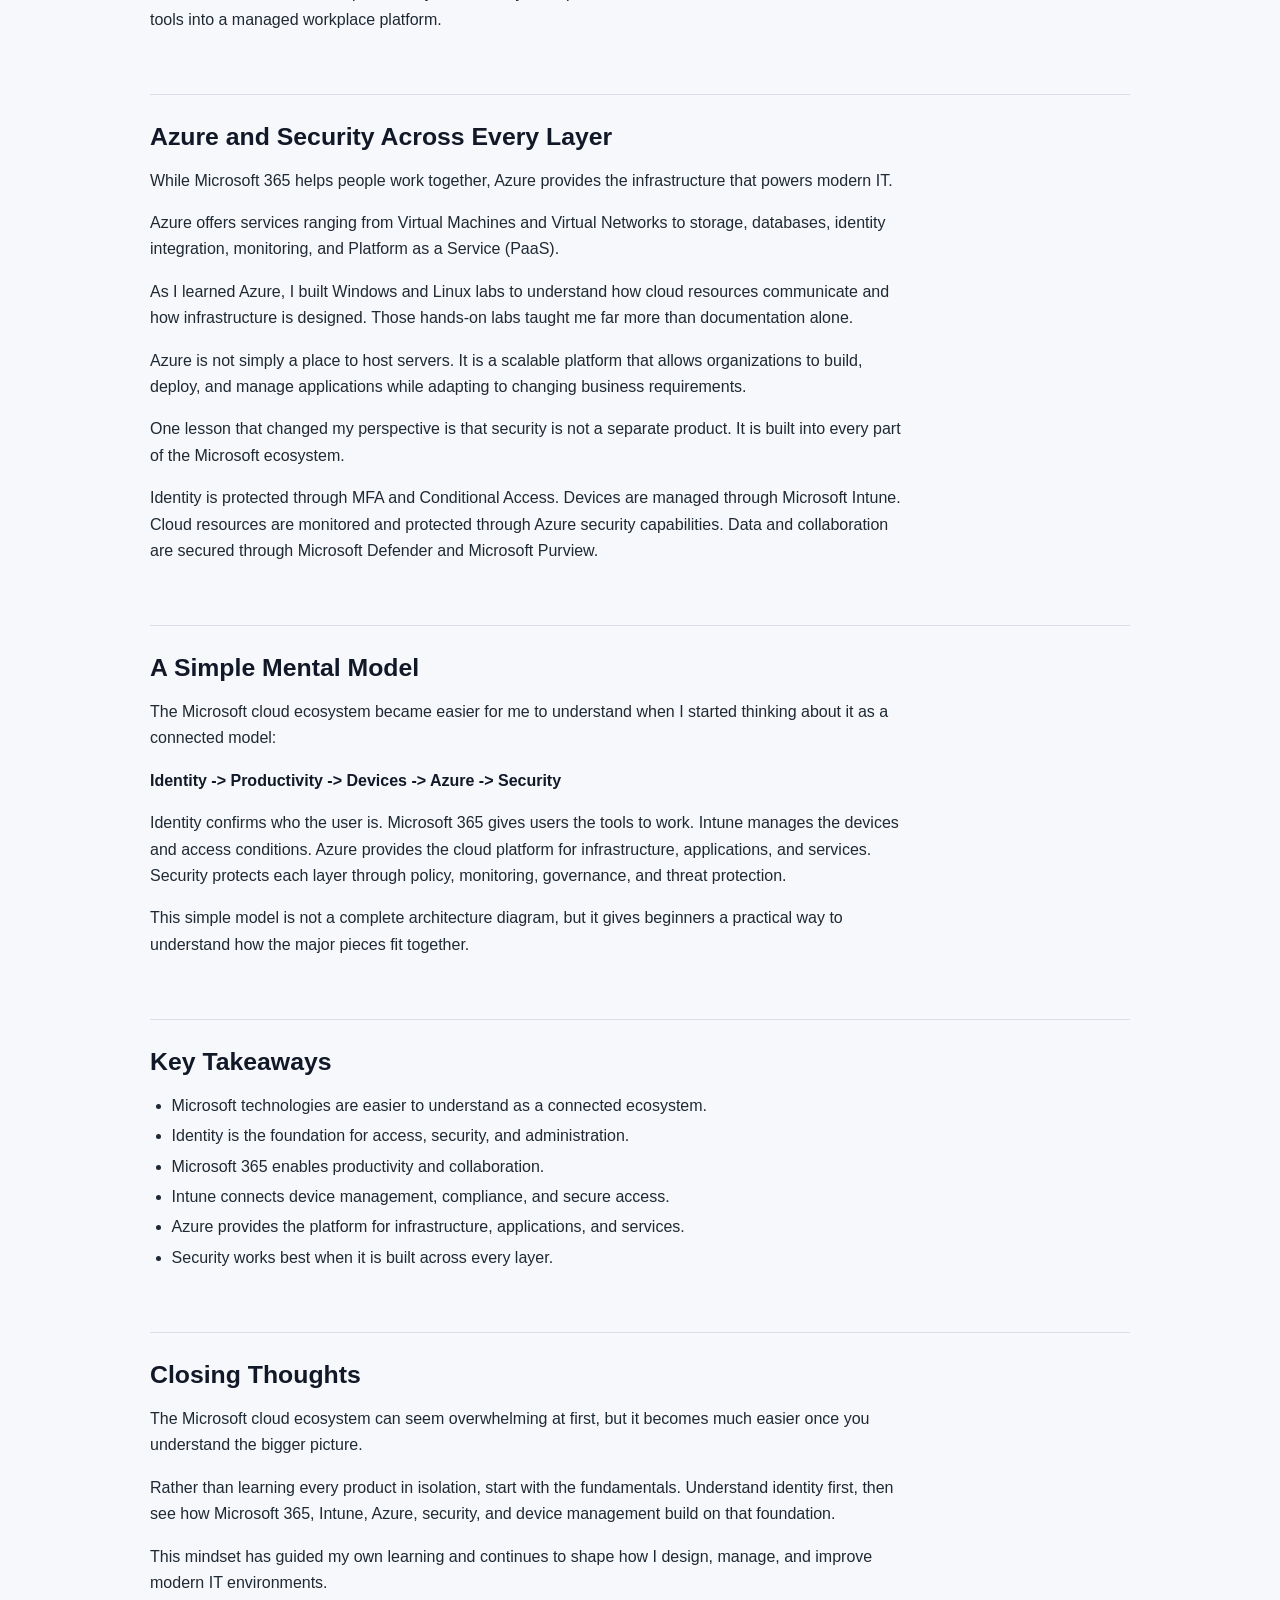
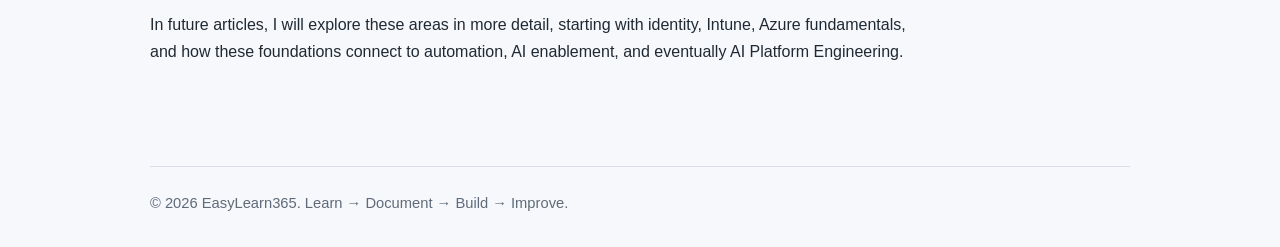
<file: blog/understanding-the-microsoft-cloud-ecosystem/index.html>
<!DOCTYPE html>
<html lang="en">
<head>
  <meta charset="UTF-8" />
  <meta name="viewport" content="width=device-width, initial-scale=1.0" />
  <link rel="stylesheet" href="../../assets/css/styles.css?v=20260815-5" />
  <title>Understanding the Microsoft Cloud Ecosystem | EasyLearn365</title>
</head>
<body>
  <header class="page-header">
    <div class="topbar">
      <a class="site-brand" href="../../" aria-label="EasyLearn365 home">
        <img
          class="brand-logo"
          src="../../assets/images/easylearn365-brand-logo-header-light.png"
          alt="EasyLearn365 - Your Continuous Learning Companion"
        />
      </a>

      <nav>
        <a href="../../">Home</a>
        <a href="../">Blog</a>
        <a href="../../projects/">Portfolio / Projects</a>
        <a href="../../services/">Services</a>
        <a href="../../cv/">CV / Resume</a>
        <a href="../../contact/">Contact</a>
        <a class="nav-profile" href="../../about/">Sakib Wani</a>
      </nav>
    </div>

    <div class="article-hero">
      <h1>Understanding the Microsoft Cloud Ecosystem: How Microsoft 365 and Azure Work Together</h1>
      <p class="post-meta article-meta">
        <span>Published on July 18, 2026</span>
        <span>Microsoft 365</span>
        <span>5 min read</span>
      </p>
      <p class="article-source">
        Originally published on Bytes &amp; Clouds and rewritten for EasyLearn365.
      </p>
    </div>
  </header>

  <main>
    <article>
      <section>
        <h2>Introduction</h2>
        <p>
          When I first started learning Microsoft technologies, I saw every
          product as a separate service. Microsoft 365, Azure, Active Directory,
          Intune, Teams, and Exchange all felt like independent products with
          different purposes. Trying to learn each one individually quickly
          became overwhelming.
        </p>
        <p>
          As I gained hands-on experience, especially while working in a Managed
          Service Provider (MSP) environment, I realized Microsoft's real
          strength is not in individual products. It is in how they work
          together.
        </p>
        <p>
          Identity connects users to applications. Devices are managed through
          centralized policies. Security spans every layer. Microsoft 365
          enables collaboration, while Azure provides the cloud platform that
          supports modern applications and services.
        </p>
        <p>
          Once I began viewing Microsoft technologies as a connected ecosystem
          rather than isolated products, everything started to make sense.
        </p>
      </section>

      <section>
        <h2>Identity: The Foundation</h2>
        <p>Every Microsoft environment begins with identity.</p>
        <p>
          Before users can access email, Teams, cloud applications, or company
          devices, the organization needs to verify who they are and what they
          can access.
        </p>
        <p>
          Microsoft Entra ID provides this foundation through authentication,
          authorization, Single Sign-On (SSO), Multi-Factor Authentication
          (MFA), Conditional Access, and Role-Based Access Control (RBAC).
        </p>
        <p>
          Once I understood that identity sits at the center of everything, the
          rest of the Microsoft ecosystem became much easier to understand.
          Identity is not just another service. It is the foundation that enables
          every other service to work securely.
        </p>
      </section>

      <section>
        <h2>Microsoft 365 and Intune: Productivity With Managed Access</h2>
        <p>
          With identity in place, users need tools to communicate and
          collaborate. Microsoft 365 brings together services such as Exchange
          Online, Microsoft Teams, SharePoint Online, and OneDrive into a
          unified productivity platform.
        </p>
        <p>
          Instead of managing disconnected applications, users sign in once and
          gain secure access to email, meetings, documents, and collaboration
          tools.
        </p>
        <p>
          As modern work became more flexible, I realized that user identity was
          only one part of the bigger picture. Organizations also need to manage
          the devices people use to access company data.
        </p>
        <p>
          Microsoft Intune helps connect identity, device management,
          compliance, and security policy into one practical management layer.
          It allows administrators to manage laptops, mobile devices,
          applications, configuration profiles, and compliance requirements from
          the cloud.
        </p>
        <p>
          For me, Intune sits between productivity and security. It helps turn
          Microsoft 365 from a set of collaboration tools into a managed
          workplace platform.
        </p>
      </section>

      <section>
        <h2>Azure and Security Across Every Layer</h2>
        <p>
          While Microsoft 365 helps people work together, Azure provides the
          infrastructure that powers modern IT.
        </p>
        <p>
          Azure offers services ranging from Virtual Machines and Virtual
          Networks to storage, databases, identity integration, monitoring, and
          Platform as a Service (PaaS).
        </p>
        <p>
          As I learned Azure, I built Windows and Linux labs to understand how
          cloud resources communicate and how infrastructure is designed. Those
          hands-on labs taught me far more than documentation alone.
        </p>
        <p>
          Azure is not simply a place to host servers. It is a scalable platform
          that allows organizations to build, deploy, and manage applications
          while adapting to changing business requirements.
        </p>
        <p>
          One lesson that changed my perspective is that security is not a
          separate product. It is built into every part of the Microsoft
          ecosystem.
        </p>
        <p>
          Identity is protected through MFA and Conditional Access. Devices are
          managed through Microsoft Intune. Cloud resources are monitored and
          protected through Azure security capabilities. Data and collaboration
          are secured through Microsoft Defender and Microsoft Purview.
        </p>
      </section>

      <section>
        <h2>A Simple Mental Model</h2>
        <p>
          The Microsoft cloud ecosystem became easier for me to understand when
          I started thinking about it as a connected model:
        </p>
        <p><strong>Identity -&gt; Productivity -&gt; Devices -&gt; Azure -&gt; Security</strong></p>
        <p>
          Identity confirms who the user is. Microsoft 365 gives users the tools
          to work. Intune manages the devices and access conditions. Azure
          provides the cloud platform for infrastructure, applications, and
          services. Security protects each layer through policy, monitoring,
          governance, and threat protection.
        </p>
        <p>
          This simple model is not a complete architecture diagram, but it gives
          beginners a practical way to understand how the major pieces fit
          together.
        </p>
      </section>

      <section>
        <h2>Key Takeaways</h2>
        <ul>
          <li>Microsoft technologies are easier to understand as a connected ecosystem.</li>
          <li>Identity is the foundation for access, security, and administration.</li>
          <li>Microsoft 365 enables productivity and collaboration.</li>
          <li>Intune connects device management, compliance, and secure access.</li>
          <li>Azure provides the platform for infrastructure, applications, and services.</li>
          <li>Security works best when it is built across every layer.</li>
        </ul>
      </section>

      <section>
        <h2>Closing Thoughts</h2>
        <p>
          The Microsoft cloud ecosystem can seem overwhelming at first, but it
          becomes much easier once you understand the bigger picture.
        </p>
        <p>
          Rather than learning every product in isolation, start with the
          fundamentals. Understand identity first, then see how Microsoft 365,
          Intune, Azure, security, and device management build on that
          foundation.
        </p>
        <p>
          This mindset has guided my own learning and continues to shape how I
          design, manage, and improve modern IT environments.
        </p>
        <p>
          In future articles, I will explore these areas in more detail,
          starting with identity, Intune, Azure fundamentals, and how these
          foundations connect to automation, AI enablement, and eventually AI
          Platform Engineering.
        </p>
      </section>
    </article>
  </main>

  <footer>
    <p>&copy; 2026 EasyLearn365. Learn &rarr; Document &rarr; Build &rarr; Improve.</p>
  </footer>
</body>
</html>
</file>
<file: assets/css/styles.css>
* {
  box-sizing: border-box;
}

:root {
  color-scheme: light;
  --page-bg: #f7f8fb;
  --text: #1f2933;
  --muted: #5f6b7a;
  --heading: #111827;
  --line: #d9dee7;
  --brand: #1f5f8b;
  --brand-strong: #163f5f;
  --ink: #172331;
  --ink-soft: #223143;
  --blue: #16a8d8;
}

html {
  font-size: 16px;
}

body {
  margin: 0;
  background: var(--page-bg);
  color: var(--text);
  font-family: Arial, Helvetica, sans-serif;
  line-height: 1.65;
}

a {
  color: var(--brand);
  text-decoration-thickness: 1px;
  text-underline-offset: 0.18em;
}

a:hover,
a:focus {
  color: var(--brand-strong);
}

header,
main,
footer {
  width: min(100% - 2rem, 980px);
  margin: 0 auto;
}

header {
  width: 100%;
  padding: 0 0 2rem;
}

.page-header {
  padding-bottom: 2.4rem;
  background: linear-gradient(180deg, #243448 0%, #2d4057 100%);
}

.page-header .topbar {
  margin-bottom: 2.2rem;
}

.page-header h1,
.page-header h2 {
  color: #ffffff;
}

.page-header p,
.page-header .page-intro,
.page-header .blog-intro,
.page-header .article-source,
.page-header .post-meta {
  color: #dbe7f1;
}

.page-header .post-meta span + span::before {
  background: rgba(255, 255, 255, 0.36);
}

.page-header .button-muted {
  border-color: rgba(255, 255, 255, 0.75);
  background: transparent;
  color: #ffffff;
}

.page-header .button-muted:hover,
.page-header .button-muted:focus {
  border-color: #82d7f1;
  background: rgba(130, 215, 241, 0.12);
  color: #82d7f1;
}

.about-hero {
  display: grid;
  grid-template-columns: 260px minmax(0, 1fr);
  align-items: center;
  gap: 2.4rem;
  width: min(100% - 2rem, 980px);
  margin: 0 auto;
  padding: 1.2rem 0 0.2rem;
}

.about-hero img {
  display: block;
  width: min(260px, 100%);
  margin: 0;
  border-radius: 50%;
}

.about-hero-copy h1 {
  margin: 0 0 0.7rem;
}

.about-hero-copy h2 {
  margin-bottom: 0.7rem;
  color: #82d7f1;
  font-size: 1.2rem;
}

.about-hero-copy p {
  max-width: 660px;
  margin: 0 0 0.75rem;
  color: #dbe7f1;
}

.about-hero-copy p:last-child {
  margin-bottom: 0;
}

.hero {
  width: 100%;
  margin: 0;
  padding: 3rem max(1rem, calc((100% - 980px) / 2)) 3.5rem;
  border-top: 0;
  background: linear-gradient(180deg, #243448 0%, #2d4057 100%);
  text-align: center;
}

.hero-copy {
  max-width: 900px;
  margin: 0 auto;
}

.logo-marquee {
  width: min(100%, 900px);
  margin: 0 auto 1.5rem;
  overflow: hidden;
  -webkit-mask-image: linear-gradient(90deg, transparent, #000 12%, #000 88%, transparent);
  mask-image: linear-gradient(90deg, transparent, #000 12%, #000 88%, transparent);
}

.logo-track {
  display: flex;
  width: max-content;
  animation: logo-scroll 34s linear infinite;
}

.logo-group {
  display: flex;
  gap: 0.75rem;
  padding-right: 0.75rem;
}

.logo-tile {
  position: relative;
  display: flex;
  align-items: center;
  justify-content: center;
  gap: 0.55rem;
  min-width: max-content;
  min-height: 3rem;
  padding: 0.58rem 0.9rem;
  border: 1px solid rgba(125, 211, 252, 0.5);
  background: #102a44;
  box-shadow: 0 0.45rem 1.1rem rgba(0, 0, 0, 0.22);
}

.logo-label {
  position: relative;
  z-index: 1;
  color: #ffffff !important;
  font-size: 0.94rem;
  font-weight: 700;
  line-height: 1.1;
  text-shadow: 0 1px 2px rgba(0, 0, 0, 0.35);
  white-space: nowrap;
}

.sr-only {
  position: absolute;
  width: 1px;
  height: 1px;
  padding: 0;
  margin: -1px;
  overflow: hidden;
  clip: rect(0, 0, 0, 0);
  white-space: nowrap;
  border: 0;
}

.mark-microsoft::before {
  content: "";
  flex: 0 0 auto;
  width: 1.35rem;
  height: 1.35rem;
  background:
    linear-gradient(#f25022 0 0) 0 0 / 46% 46%,
    linear-gradient(#7fba00 0 0) 100% 0 / 46% 46%,
    linear-gradient(#00a4ef 0 0) 0 100% / 46% 46%,
    linear-gradient(#ffb900 0 0) 100% 100% / 46% 46%;
  background-repeat: no-repeat;
}

.mark-azure::before {
  content: "";
  flex: 0 0 auto;
  width: 1.55rem;
  height: 1.4rem;
  background: linear-gradient(135deg, #38bdf8, #0078d4);
  clip-path: polygon(50% 0, 100% 100%, 62% 100%, 49% 66%, 34% 100%, 0 100%);
}

.mark-identity::before {
  content: "";
  flex: 0 0 auto;
  width: 1.35rem;
  height: 1.5rem;
  background: linear-gradient(135deg, #7dd3fc, #6366f1);
  clip-path: polygon(50% 0, 90% 18%, 82% 76%, 50% 100%, 18% 76%, 10% 18%);
}

.mark-identity::after {
  content: "";
  position: absolute;
  left: 1.28rem;
  width: 0.42rem;
  height: 0.42rem;
  border: 0.14rem solid #ffffff;
  border-top-color: transparent;
  border-radius: 50%;
}

.mark-security::before {
  content: "";
  flex: 0 0 auto;
  width: 1.4rem;
  height: 1.52rem;
  background: linear-gradient(135deg, #22c55e, #14b8a6);
  clip-path: polygon(50% 0, 88% 17%, 82% 73%, 50% 100%, 18% 73%, 12% 17%);
}

.mark-security::after {
  content: "";
  position: absolute;
  left: 1.3rem;
  width: 0.52rem;
  height: 0.4rem;
  border: 0.12rem solid #ffffff;
  border-top-left-radius: 0.2rem;
  border-top-right-radius: 0.2rem;
  border-bottom-width: 0.28rem;
}

.mark-automation::before {
  content: "";
  flex: 0 0 auto;
  width: 1.3rem;
  height: 1.3rem;
  border: 0.25rem solid #d6a900;
  border-radius: 50%;
  box-shadow:
    0 -0.78rem 0 -0.54rem #d6a900,
    0 0.78rem 0 -0.54rem #d6a900,
    0.78rem 0 0 -0.54rem #d6a900,
    -0.78rem 0 0 -0.54rem #d6a900,
    0.55rem 0.55rem 0 -0.54rem #d6a900,
    -0.55rem -0.55rem 0 -0.54rem #d6a900,
    0.55rem -0.55rem 0 -0.54rem #d6a900,
    -0.55rem 0.55rem 0 -0.54rem #d6a900;
}

.mark-ai::before {
  content: "";
  flex: 0 0 auto;
  width: 1.42rem;
  height: 1.42rem;
  border: 0.18rem solid #0891b2;
  border-radius: 50%;
  box-shadow:
    0.62rem 0.2rem 0 -0.3rem #0891b2,
    -0.56rem 0.3rem 0 -0.3rem #0891b2,
    0 -0.62rem 0 -0.3rem #0891b2;
}

.mark-copilot::before {
  content: "";
  flex: 0 0 auto;
  width: 1.55rem;
  height: 1.25rem;
  border: 0.2rem solid #7c3aed;
  border-left-color: #0284c7;
  border-right-color: #16a34a;
  border-radius: 50%;
  transform: rotate(-12deg);
}

.mark-copilot::after {
  content: "";
  position: absolute;
  left: 1.45rem;
  width: 0.5rem;
  height: 0.5rem;
  background: #0284c7;
  border-radius: 50%;
}

.mark-devops::before {
  content: "";
  flex: 0 0 auto;
  width: 1.65rem;
  height: 0.95rem;
  border: 0.2rem solid #2563eb;
  border-left-color: transparent;
  border-right-color: transparent;
  border-radius: 50%;
  transform: rotate(-18deg);
}

.mark-workplace::before {
  content: "";
  flex: 0 0 auto;
  width: 1.5rem;
  height: 1.08rem;
  border: 0.16rem solid #16a34a;
  border-radius: 0.18rem;
  box-shadow: 0.28rem 0.28rem 0 -0.12rem #16a34a;
}

@keyframes logo-scroll {
  from {
    transform: translateX(0);
  }

  to {
    transform: translateX(-50%);
  }
}

@media (prefers-reduced-motion: reduce) {
  .logo-track {
    animation: none;
    flex-wrap: wrap;
    justify-content: center;
    width: auto;
  }
}

.hero h1 {
  margin: 0 auto 1rem;
  max-width: 850px;
  color: #ffffff;
}

.hero p {
  max-width: 780px;
  margin-left: auto;
  margin-right: auto;
  color: #dbe7f1;
}

.hero-actions {
  display: flex;
  flex-wrap: wrap;
  justify-content: center;
  gap: 0.8rem;
  margin-top: 1.6rem;
}

.button {
  display: inline-flex;
  align-items: center;
  justify-content: center;
  min-height: 3rem;
  padding: 0.75rem 1.15rem;
  border: 1px solid var(--brand);
  font-weight: 700;
  text-decoration: none;
}

.button-primary {
  border-color: var(--blue);
  background: var(--blue);
  color: #ffffff;
}

.button-primary:hover,
.button-primary:focus {
  border-color: #55c9ea;
  background: #55c9ea;
  color: #ffffff;
}

.button-secondary {
  background: transparent;
  border-color: #ffffff;
  color: #ffffff;
}

.button-secondary:hover,
.button-secondary:focus {
  border-color: #82d7f1;
  color: #82d7f1;
}

.topbar {
  display: flex;
  align-items: center;
  justify-content: space-between;
  gap: 1rem;
  width: 100%;
  min-height: 4rem;
  padding: 0.45rem 1rem;
  background: var(--ink);
}

.site-brand {
  display: block;
  flex: 0 0 auto;
  width: min(205px, 28vw);
  margin: 0;
  text-decoration: none;
}

.site-brand:hover,
.site-brand:focus {
  opacity: 0.92;
}

.brand-logo {
  display: block;
  width: 100%;
}

nav {
  display: flex;
  flex-wrap: wrap;
  align-items: center;
  justify-content: flex-end;
  gap: 0.55rem 2rem;
  padding: 0;
  border-bottom: 0;
  font-size: 0.96rem;
}

nav a {
  color: #ffffff;
  text-decoration: none;
}

nav a:hover,
nav a:focus {
  color: #82d7f1;
  text-decoration: underline;
}

.nav-profile {
  margin-left: 0.35rem;
  padding: 0.68rem 1.15rem;
  border: 1px solid #f39a25;
  background: #f39a25;
  color: #ffffff;
}

.nav-profile:hover,
.nav-profile:focus {
  border-color: #ffb24f;
  background: #ffb24f;
  color: #ffffff;
  text-decoration: none;
}

h1,
h2,
h3 {
  color: var(--heading);
  line-height: 1.2;
}

h1 {
  max-width: 820px;
  margin: 2.4rem auto 1rem;
  font-size: 2.2rem;
  letter-spacing: 0;
}

h2 {
  margin: 0 0 0.85rem;
  font-size: 1.55rem;
}

h3 {
  margin: 1.4rem 0 0.45rem;
  font-size: 1.1rem;
}

p,
ul {
  max-width: 760px;
}

header p {
  max-width: 760px;
  margin-left: auto;
  margin-right: auto;
  color: var(--muted);
  font-size: 1.08rem;
}

header > h1,
header > p {
  width: min(100% - 2rem, 980px);
}

.page-intro {
  margin-top: 0;
  margin-bottom: 0.5rem;
  text-align: center;
}

.services-page {
  padding-top: 0.8rem;
}

.service-section {
  border-top: 0;
}

.service-section > h2 {
  margin-bottom: 1.1rem;
  text-align: center;
}

.audience-grid {
  display: grid;
  grid-template-columns: repeat(4, minmax(0, 1fr));
  gap: 1rem;
}

.audience-card {
  padding: 1.15rem;
  border: 1px solid var(--line);
  background: #ffffff;
  box-shadow: 0 0.45rem 1.2rem rgba(23, 35, 49, 0.05);
}

.audience-card h3 {
  margin-top: 0;
  font-size: 1rem;
}

.audience-card p {
  margin: 0;
  color: var(--muted);
  font-size: 0.95rem;
}

.availability-panel {
  max-width: 760px;
  margin: 0 auto 1.6rem;
  padding: 1.4rem;
  border: 1px solid rgba(22, 168, 216, 0.35);
  background: #ffffff;
  text-align: center;
}

.availability-panel p {
  margin-left: auto;
  margin-right: auto;
}

.availability-panel .button {
  margin-top: 0.5rem;
}

.learning-philosophy {
  padding: 2.2rem 1.4rem;
  border: 1px solid rgba(22, 168, 216, 0.2);
  background:
    linear-gradient(135deg, rgba(22, 168, 216, 0.1), rgba(255, 255, 255, 0.78)),
    #eef7fb;
  box-shadow: inset 0 0.2rem 0 rgba(22, 168, 216, 0.18);
}

.learning-philosophy h2,
.learning-philosophy > p {
  margin-left: auto;
  margin-right: auto;
  text-align: center;
}

.learning-flow {
  display: flex;
  align-items: center;
  gap: 0.85rem;
  max-width: 980px;
  margin: 1.6rem auto 0;
}

.learning-step {
  position: relative;
  flex: 1 1 0;
  min-height: 12rem;
  padding: 1.15rem;
  border: 1px solid rgba(22, 168, 216, 0.35);
  background: #ffffff;
  box-shadow: 0 0.6rem 1.4rem rgba(23, 35, 49, 0.06);
}

.learning-step::before {
  content: "";
  position: absolute;
  inset: 0.35rem auto auto 0.35rem;
  width: 2.6rem;
  height: 0.22rem;
  background: var(--blue);
}

.step-number {
  display: inline-block;
  margin-bottom: 1.6rem;
  color: var(--brand);
  font-size: 0.85rem;
  font-weight: 800;
  letter-spacing: 0.08em;
}

.learning-step h3 {
  margin: 0 0 0.45rem;
  font-size: 1.2rem;
}

.learning-step p {
  margin: 0;
  color: var(--muted);
  font-size: 0.96rem;
}

.flow-arrow {
  flex: 0 0 auto;
  color: var(--blue);
  font-size: 1.8rem;
  font-weight: 800;
  line-height: 1;
}

.focus-direction > p {
  margin-left: auto;
  margin-right: auto;
  text-align: center;
}

.focus-grid {
  display: flex;
  flex-wrap: wrap;
  justify-content: center;
  gap: 0.7rem;
  max-width: 840px;
  margin: 1.3rem auto 1.6rem;
}

.focus-grid span {
  padding: 0.55rem 0.85rem;
  border: 1px solid rgba(22, 168, 216, 0.35);
  background: #ffffff;
  color: var(--heading);
  font-weight: 700;
  box-shadow: 0 0.35rem 0.9rem rgba(23, 35, 49, 0.05);
}

.direction-path {
  display: flex;
  flex-wrap: wrap;
  justify-content: center;
  gap: 0.55rem;
  max-width: 880px;
  margin: 0 auto 1.4rem;
  color: var(--muted);
  font-weight: 700;
}

.direction-path span,
.direction-path strong {
  display: inline-flex;
  align-items: center;
}

.direction-path span::after {
  content: "\2192";
  margin-left: 0.55rem;
  color: var(--blue);
}

.direction-path strong {
  color: var(--brand);
}

.professional-journey {
  border-top: 0;
}

.story-panel {
  position: relative;
  max-width: 860px;
  margin: 0 auto;
  padding: 1.6rem 1.8rem 1.6rem 2rem;
  border: 1px solid rgba(22, 168, 216, 0.25);
  border-left: 0.32rem solid var(--blue);
  background: #ffffff;
  box-shadow: 0 0.7rem 1.6rem rgba(23, 35, 49, 0.06);
}

.story-panel p {
  margin: 0 0 1rem;
}

.story-panel p:last-child {
  margin-bottom: 0;
}

.story-lead {
  max-width: 760px;
  color: var(--heading);
  font-size: 1.25rem;
  font-weight: 700;
  line-height: 1.55;
}

.about-closing {
  max-width: 860px;
  margin-left: auto;
  margin-right: auto;
  padding: 1.6rem 1.8rem;
  border: 1px solid rgba(22, 168, 216, 0.28);
  background:
    linear-gradient(135deg, rgba(22, 168, 216, 0.08), rgba(255, 255, 255, 0.88)),
    #ffffff;
  box-shadow: 0 0.7rem 1.6rem rgba(23, 35, 49, 0.06);
}

.about-closing h2 {
  margin-bottom: 0.8rem;
}

.about-closing p {
  margin-left: 0;
}

.about-closing p:last-child {
  margin-bottom: 0;
  font-weight: 700;
}

.cv-page {
  width: min(100% - 2rem, 1080px);
  padding-top: 1.2rem;
}

.cv-document {
  margin: 0 auto;
  padding: 0;
  border: 1px solid var(--line);
  background: #ffffff;
  box-shadow: 0 0.8rem 1.8rem rgba(23, 35, 49, 0.08);
}

.cv-profile {
  display: grid;
  grid-template-columns: minmax(0, 1fr) minmax(240px, 0.55fr);
  gap: 1.4rem;
  margin: 0;
  padding: 1.8rem;
  border-top: 0;
  border-bottom: 4px solid var(--blue);
  background: linear-gradient(135deg, #ffffff 0%, #eef7fb 100%);
}

.cv-label {
  margin: 0 0 0.35rem;
  color: var(--brand);
  font-size: 0.82rem;
  font-weight: 800;
  letter-spacing: 0.12em;
  text-transform: uppercase;
}

.cv-profile h2 {
  margin: 0 0 0.35rem;
  font-size: 2.4rem;
}

.cv-role {
  margin: 0;
  color: var(--muted);
  font-size: 1.05rem;
  font-weight: 700;
}

.cv-contact-list {
  max-width: none;
  margin: 0;
  padding: 0;
  list-style: none;
  font-size: 0.95rem;
}

.cv-contact-list li + li {
  margin-top: 0.35rem;
}

.cv-contact-list strong {
  display: inline-block;
  min-width: 4.6rem;
}

.cv-actions {
  display: flex;
  flex-wrap: wrap;
  gap: 0.75rem;
  grid-column: 1 / -1;
}

.button-disabled {
  cursor: default;
  opacity: 0.82;
}

.cv-layout {
  display: grid;
  grid-template-columns: 310px minmax(0, 1fr);
  align-items: start;
}

.cv-sidebar {
  display: grid;
  gap: 1.4rem;
  padding: 1.6rem 1.35rem;
  border-right: 1px solid var(--line);
  background: #f7fbfd;
}

.cv-sidebar section {
  margin: 0;
  padding: 0;
  border-top: 0;
}

.cv-sidebar h2 {
  margin-bottom: 0.9rem;
  color: var(--brand-strong);
  font-size: 1.15rem;
}

.cv-sidebar h3 {
  margin: 1rem 0 0.3rem;
  color: var(--heading);
  font-size: 0.98rem;
}

.cv-sidebar h3:first-of-type {
  margin-top: 0;
}

.cv-sidebar p {
  margin: 0;
  color: var(--muted);
  font-size: 0.9rem;
  line-height: 1.5;
}

.cv-main {
  min-width: 0;
}

.cv-section {
  margin: 0;
  padding: 1.65rem 1.8rem;
  border-top: 1px solid var(--line);
}

.cv-section h2 {
  margin-bottom: 0.75rem;
  color: var(--brand-strong);
  font-size: 1.35rem;
}

.cv-section p {
  max-width: 860px;
}

.cover-letter {
  background: #fbfdff;
}

.letter-signoff {
  margin-top: 1.2rem;
}

.cv-skill-grid {
  display: grid;
  grid-template-columns: repeat(2, minmax(0, 1fr));
  gap: 1rem;
}

.cv-skill-grid div {
  padding: 1rem;
  border: 1px solid rgba(22, 168, 216, 0.28);
  background: #ffffff;
}

.cv-skill-grid h3 {
  margin-top: 0;
  color: var(--heading);
}

.cv-skill-grid p {
  margin-bottom: 0;
  color: var(--muted);
  font-size: 0.96rem;
}

.cv-grid-two {
  display: grid;
  grid-template-columns: repeat(2, minmax(0, 1fr));
  gap: 1.6rem;
}

.cv-list {
  max-width: none;
  margin-bottom: 0;
}

.cv-columns {
  columns: 2;
  column-gap: 2rem;
}

.experience-item {
  padding: 1rem 0;
  border-top: 1px solid var(--line);
}

.experience-item:first-of-type {
  padding-top: 0;
  border-top: 0;
}

.experience-item h3 {
  margin: 0 0 0.2rem;
}

.experience-org {
  margin: 0 0 0.45rem;
  color: var(--brand);
  font-weight: 700;
}

.contact-page {
  padding-top: 0.8rem;
}

.contact-pitch {
  margin-bottom: 0;
}

.contact-panel {
  max-width: 900px;
  margin: 0 auto 1.5rem;
  padding: 0;
  border-top: 0;
}

.forms-embed {
  overflow: hidden;
  border: 1px solid var(--line);
  background: #ffffff;
  box-shadow: 0 0.6rem 1.4rem rgba(23, 35, 49, 0.06);
}

.forms-embed iframe {
  display: block;
  width: 100%;
  min-height: 640px;
  border: 0;
}

main {
  padding-bottom: 2.5rem;
}

.browse-section {
  padding: 3rem 0 2.6rem;
  border-top: 0;
}

.section-intro {
  max-width: 760px;
  margin: 0 auto 1.8rem;
  text-align: center;
}

.section-intro h2 {
  margin-bottom: 0.65rem;
  font-size: 2rem;
}

.section-intro p {
  margin: 0 auto;
  color: var(--muted);
}

.page-header .section-intro p {
  color: #dbe7f1;
}

.intro-actions {
  display: flex;
  flex-wrap: wrap;
  justify-content: center;
  gap: 0.8rem;
  margin-top: 1.4rem;
}

.browse-grid {
  display: grid;
  grid-template-columns: repeat(2, minmax(0, 1fr));
  gap: 1rem;
}

.browse-card {
  border: 1px solid var(--line);
  background: #ffffff;
  box-shadow: 0 0.6rem 1.4rem rgba(23, 35, 49, 0.06);
  transition: border-color 180ms ease, box-shadow 180ms ease, transform 180ms ease;
}

.browse-card:hover,
.browse-card:focus-within {
  border-color: rgba(22, 168, 216, 0.6);
  box-shadow: 0 0.85rem 1.8rem rgba(23, 35, 49, 0.1);
  transform: translateY(-2px);
}

.browse-card[open] {
  border-color: rgba(22, 168, 216, 0.75);
}

.browse-card summary {
  position: relative;
  display: grid;
  gap: 0.45rem;
  min-height: 8.25rem;
  padding: 1.25rem 3rem 1.25rem 1.25rem;
  cursor: pointer;
  list-style: none;
}

.browse-card summary::-webkit-details-marker {
  display: none;
}

.browse-card summary::after {
  content: "+";
  position: absolute;
  top: 1.1rem;
  right: 1.25rem;
  display: inline-flex;
  align-items: center;
  justify-content: center;
  width: 1.7rem;
  height: 1.7rem;
  border: 1px solid rgba(22, 168, 216, 0.45);
  color: var(--brand);
  font-weight: 800;
  line-height: 1;
}

.browse-card[open] summary {
  border-bottom: 1px solid var(--line);
}

.browse-card[open] summary::after {
  content: "-";
}

.card-title {
  color: var(--heading);
  font-size: 1.15rem;
  font-weight: 800;
  line-height: 1.25;
}

.card-summary {
  color: var(--muted);
  font-size: 0.98rem;
}

.card-content {
  padding: 1.15rem 1.25rem 1.25rem;
}

.card-content p,
.card-content ul {
  margin-top: 0;
}

.card-content p:last-child,
.card-content ul:last-child {
  margin-bottom: 0;
}

.blog-page {
  display: grid;
  grid-template-columns: minmax(0, 1fr) 280px;
  gap: 2rem;
  align-items: start;
  padding-top: 0.8rem;
}

.blog-intro {
  margin-top: 2.2rem;
  margin-bottom: 0;
  max-width: 860px;
  text-align: center;
}

.blog-feed,
.blog-sidebar,
.sidebar-panel {
  border-top: 0;
}

.blog-feed h2 {
  margin-bottom: 1.2rem;
}

.post-preview {
  display: grid;
  grid-template-columns: 250px minmax(0, 1fr);
  gap: 1.4rem;
  margin: 0;
  padding: 1.5rem 0;
  border-top: 1px solid var(--line);
}

.post-preview:first-of-type {
  border-top: 0;
  padding-top: 0;
}

.post-thumb {
  position: relative;
  display: flex;
  align-items: center;
  justify-content: center;
  min-height: 150px;
  overflow: hidden;
  background: var(--ink);
  color: #ffffff;
  font-weight: 800;
  text-align: center;
  text-decoration: none;
}

.post-thumb::before,
.post-thumb::after {
  content: "";
  position: absolute;
  border-radius: 50%;
}

.post-thumb::before {
  width: 6.4rem;
  height: 6.4rem;
  background: linear-gradient(135deg, #0078d4, #38bdf8);
  transform: translate(-1.6rem, -0.3rem);
}

.post-thumb::after {
  width: 3.5rem;
  height: 3.5rem;
  border: 0.6rem solid rgba(255, 255, 255, 0.9);
  border-left-color: transparent;
  transform: translate(2.3rem, 1.25rem) rotate(-18deg);
}

.post-thumb span {
  position: relative;
  z-index: 1;
  max-width: 11rem;
  padding: 0.4rem 0.6rem;
  background: rgba(23, 35, 49, 0.82);
  font-size: 0.9rem;
  letter-spacing: 0;
}

.thumb-journey::before {
  background: linear-gradient(135deg, #16a8d8, #2563eb);
}

.thumb-cloud::before {
  clip-path: polygon(50% 0, 100% 100%, 62% 100%, 49% 66%, 34% 100%, 0 100%);
  border-radius: 0;
}

.post-summary h3 {
  margin-top: 0;
  margin-bottom: 0.55rem;
  font-size: 1.35rem;
}

.post-summary h3 a {
  color: var(--heading);
  text-decoration: none;
}

.post-summary h3 a:hover,
.post-summary h3 a:focus {
  color: var(--brand);
  text-decoration: underline;
}

.post-meta {
  display: flex;
  flex-wrap: wrap;
  gap: 0.45rem 0.9rem;
  margin: 0 0 0.75rem;
  color: var(--muted);
  font-size: 0.92rem;
}

.post-meta span {
  display: inline-flex;
  align-items: center;
}

.post-meta span + span::before {
  content: "";
  display: inline-block;
  width: 0.42rem;
  height: 0.42rem;
  margin-right: 0.65rem;
  border-radius: 50%;
  background: var(--line);
}

.post-summary p:not(.post-meta) {
  margin-top: 0;
}

.button-muted {
  min-height: 2.6rem;
  border-color: #6b7280;
  background: #6b7280;
  color: #ffffff;
}

.button-muted:hover,
.button-muted:focus {
  border-color: var(--brand);
  background: var(--brand);
  color: #ffffff;
}

.blog-sidebar {
  display: grid;
  gap: 1.2rem;
  padding-top: 0.2rem;
}

.sidebar-panel {
  padding: 1.25rem;
  border: 1px solid var(--line);
  background: #ffffff;
}

.sidebar-panel h2 {
  margin-bottom: 0.9rem;
  font-size: 1.15rem;
}

.sidebar-panel p {
  margin: 0;
  color: var(--muted);
  font-size: 0.96rem;
}

.sidebar-list,
.tag-list {
  max-width: none;
  margin: 0;
  padding-left: 0;
  list-style: none;
}

.sidebar-list li,
.tag-list li {
  margin: 0;
  padding: 0.65rem 0;
  border-top: 1px solid var(--line);
}

.sidebar-list li:first-child,
.tag-list li:first-child {
  border-top: 0;
  padding-top: 0;
}

.sidebar-list a {
  color: var(--text);
  text-decoration: none;
}

.sidebar-list a:hover,
.sidebar-list a:focus {
  color: var(--brand);
  text-decoration: underline;
}

.tag-list li {
  color: var(--muted);
  font-size: 0.95rem;
}

.article-hero {
  width: min(100% - 2rem, 980px);
  margin: 2.4rem auto 1.5rem;
}

.article-hero h1 {
  max-width: 960px;
  margin: 0 0 0.85rem;
  font-size: 2.35rem;
  line-height: 1.15;
}

.article-meta {
  max-width: none;
  margin: 0 0 1rem;
}

.article-source {
  max-width: 820px;
  margin: 0;
  color: var(--muted);
  font-size: 1rem;
}

section,
article {
  margin: 0 0 1.1rem;
}

section {
  padding: 1.35rem 0;
  border-top: 1px solid var(--line);
}

article section:first-child {
  border-top: 0;
}

ul {
  padding-left: 1.35rem;
}

li + li {
  margin-top: 0.25rem;
}

strong {
  color: var(--heading);
}

img {
  max-width: 100%;
  height: auto;
}

.site-brand .brand-logo {
  margin: 0;
  border-radius: 0;
}

header img:not(.brand-logo) {
  display: block;
  width: min(260px, 70vw);
  margin-top: 1.25rem;
  margin-left: max(1rem, calc((100% - 980px) / 2));
  border-radius: 50%;
}

footer {
  padding: 1.5rem 0 2rem;
  border-top: 1px solid var(--line);
  color: var(--muted);
  font-size: 0.92rem;
}

footer p {
  margin: 0;
}

@media (min-width: 760px) {
  h1 {
    font-size: 3rem;
  }

  .article-hero h1 {
    font-size: 2.55rem;
  }

  section {
    padding: 1.7rem 0;
  }
}

@media (max-width: 900px) {
  .about-hero {
    grid-template-columns: 220px minmax(0, 1fr);
    gap: 1.5rem;
  }

  .about-hero img {
    width: min(220px, 100%);
  }

  nav {
    gap: 0.5rem 1.15rem;
  }

  .nav-profile {
    margin-left: 0.1rem;
  }

  .blog-page {
    grid-template-columns: 1fr;
  }

  .blog-sidebar {
    grid-template-columns: repeat(2, minmax(0, 1fr));
  }

  .learning-flow {
    display: grid;
    grid-template-columns: repeat(2, minmax(0, 1fr));
  }

  .flow-arrow {
    display: none;
  }

  .blog-sidebar .sidebar-panel:last-child {
    grid-column: 1 / -1;
  }

  .audience-grid {
    grid-template-columns: repeat(2, minmax(0, 1fr));
  }

  .cv-profile,
  .cv-skill-grid,
  .cv-grid-two,
  .cv-layout {
    grid-template-columns: 1fr;
  }

  .cv-sidebar {
    border-right: 0;
    border-bottom: 1px solid var(--line);
  }
}

@media (max-width: 520px) {
  main,
  footer {
    width: min(100% - 1.25rem, 980px);
  }

  .topbar {
    align-items: flex-start;
    flex-direction: column;
  }

  .site-brand {
    width: min(200px, 100%);
  }

  .hero {
    padding: 2.2rem 0.75rem 2.6rem;
  }

  .about-hero {
    grid-template-columns: 1fr;
    gap: 1.1rem;
    padding-top: 0.6rem;
    text-align: center;
  }

  .about-hero img {
    width: min(220px, 70vw);
    margin: 0 auto;
  }

  .about-hero-copy p {
    margin-left: auto;
    margin-right: auto;
  }

  nav {
    justify-content: flex-start;
    gap: 0.45rem 0.8rem;
    font-size: 0.92rem;
  }

  h1 {
    margin-top: 1.7rem;
  }

  .article-hero {
    width: min(100% - 1.25rem, 980px);
    margin-top: 1.7rem;
  }

  .article-hero h1 {
    font-size: 2rem;
  }

  .browse-grid {
    grid-template-columns: 1fr;
  }

  .learning-flow {
    grid-template-columns: 1fr;
  }

  .learning-step {
    min-height: auto;
  }

  .section-intro h2 {
    font-size: 1.65rem;
  }

  .browse-card summary {
    min-height: auto;
  }

  .post-preview {
    grid-template-columns: 1fr;
  }

  .post-thumb {
    min-height: 170px;
  }

  .blog-sidebar {
    grid-template-columns: 1fr;
  }

  .form-grid {
    grid-template-columns: 1fr;
  }

  .audience-grid {
    grid-template-columns: 1fr;
  }

  .cv-page {
    width: min(100% - 1.25rem, 1080px);
  }

  .cv-profile,
  .cv-section {
    padding: 1.25rem;
  }

  .cv-profile h2 {
    font-size: 2rem;
  }

  .cv-columns {
    columns: 1;
  }
}
</file>
